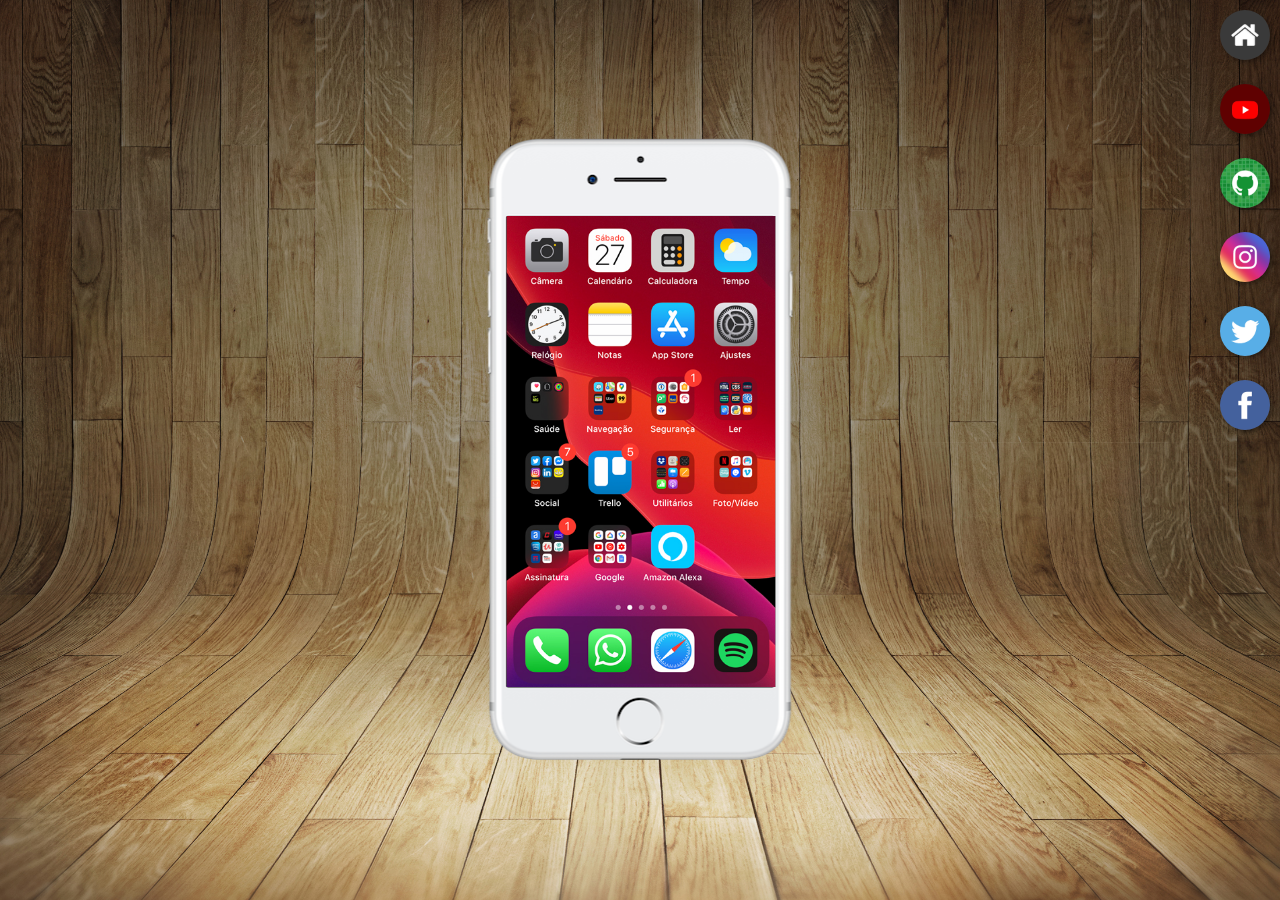
<file: index.html>
<!DOCTYPE html>
<html lang="pt-br">
<head>
    <meta charset="UTF-8">
    <meta name="viewport" content="width=device-width, initial-scale=1.0">
    <link rel="shortcut icon" href="favicon.ico" type="image/x-icon">
    <link rel="stylesheet" href="estilos/style.css">
    <title>Projeto Rede Sociais</title>
    
</head>
<body>
    <main>
        <section id="telefone">
            <iframe src="home.html" name="tela" id="tela" frameborder="0">
                Seu navegador não é compativel com isso.
            </iframe>
        </section>
        <section id="redes-sociais">
            <a href="#" target="tela"><img src="imagens/logo-home.jpg" alt="home"></a><br>
            <a href="youtube.html" target="tela"><img src="imagens/logo-youtube.jpg" alt="YouTube"></a><br>
            <a href="github.html" target="tela"><img src="imagens/logo-github.jpg" alt="GitHub"></a><br>
            <a href="instagram.html" target="tela"><img src="imagens/logo-instagram.jpg" alt="Instagram"></a><br>
            <a href="twitter.html" target="tela"><img src="imagens/logo-twitter.jpg" alt="Twitter"></a><br>
            <a href="facebook.html" target="tela"><img src="imagens/logo-facebook.jpg" alt="Facebook"></a><br>

        </section>
    </main>
</body>
</html>
</file>
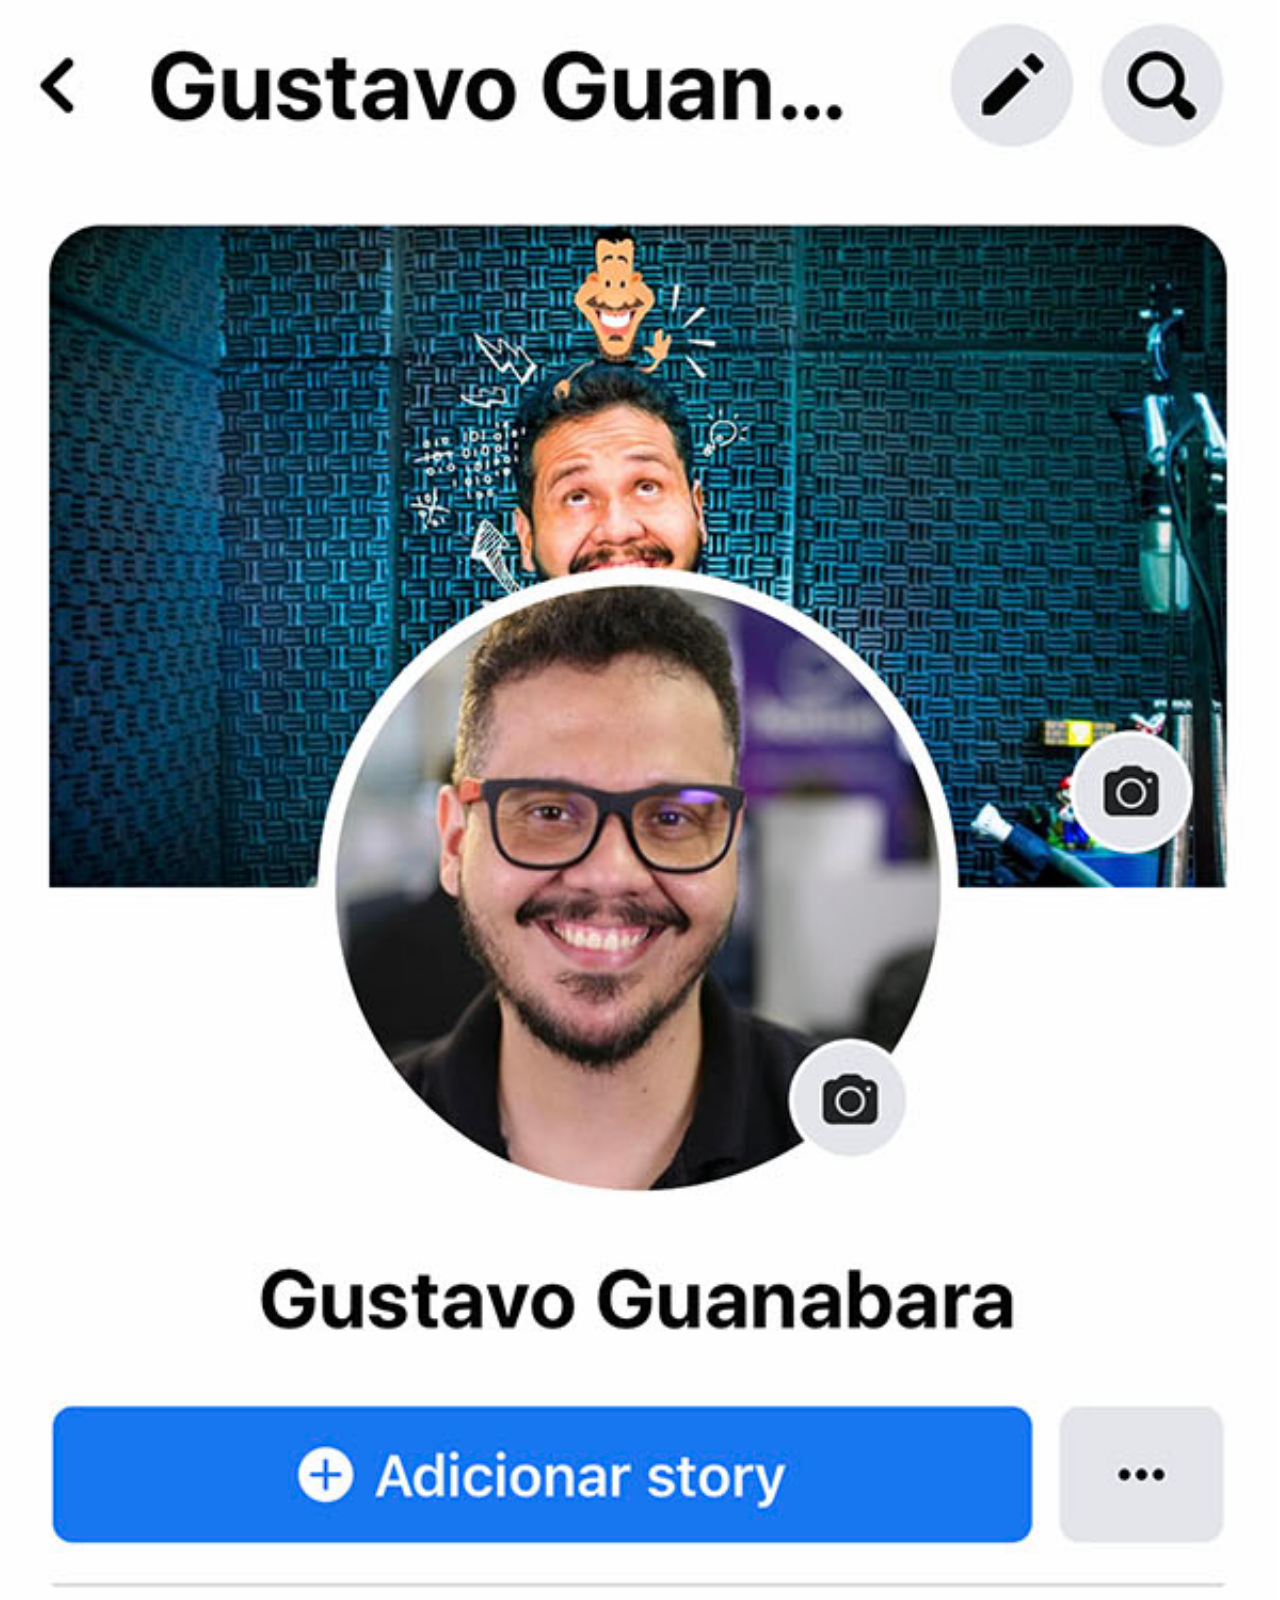
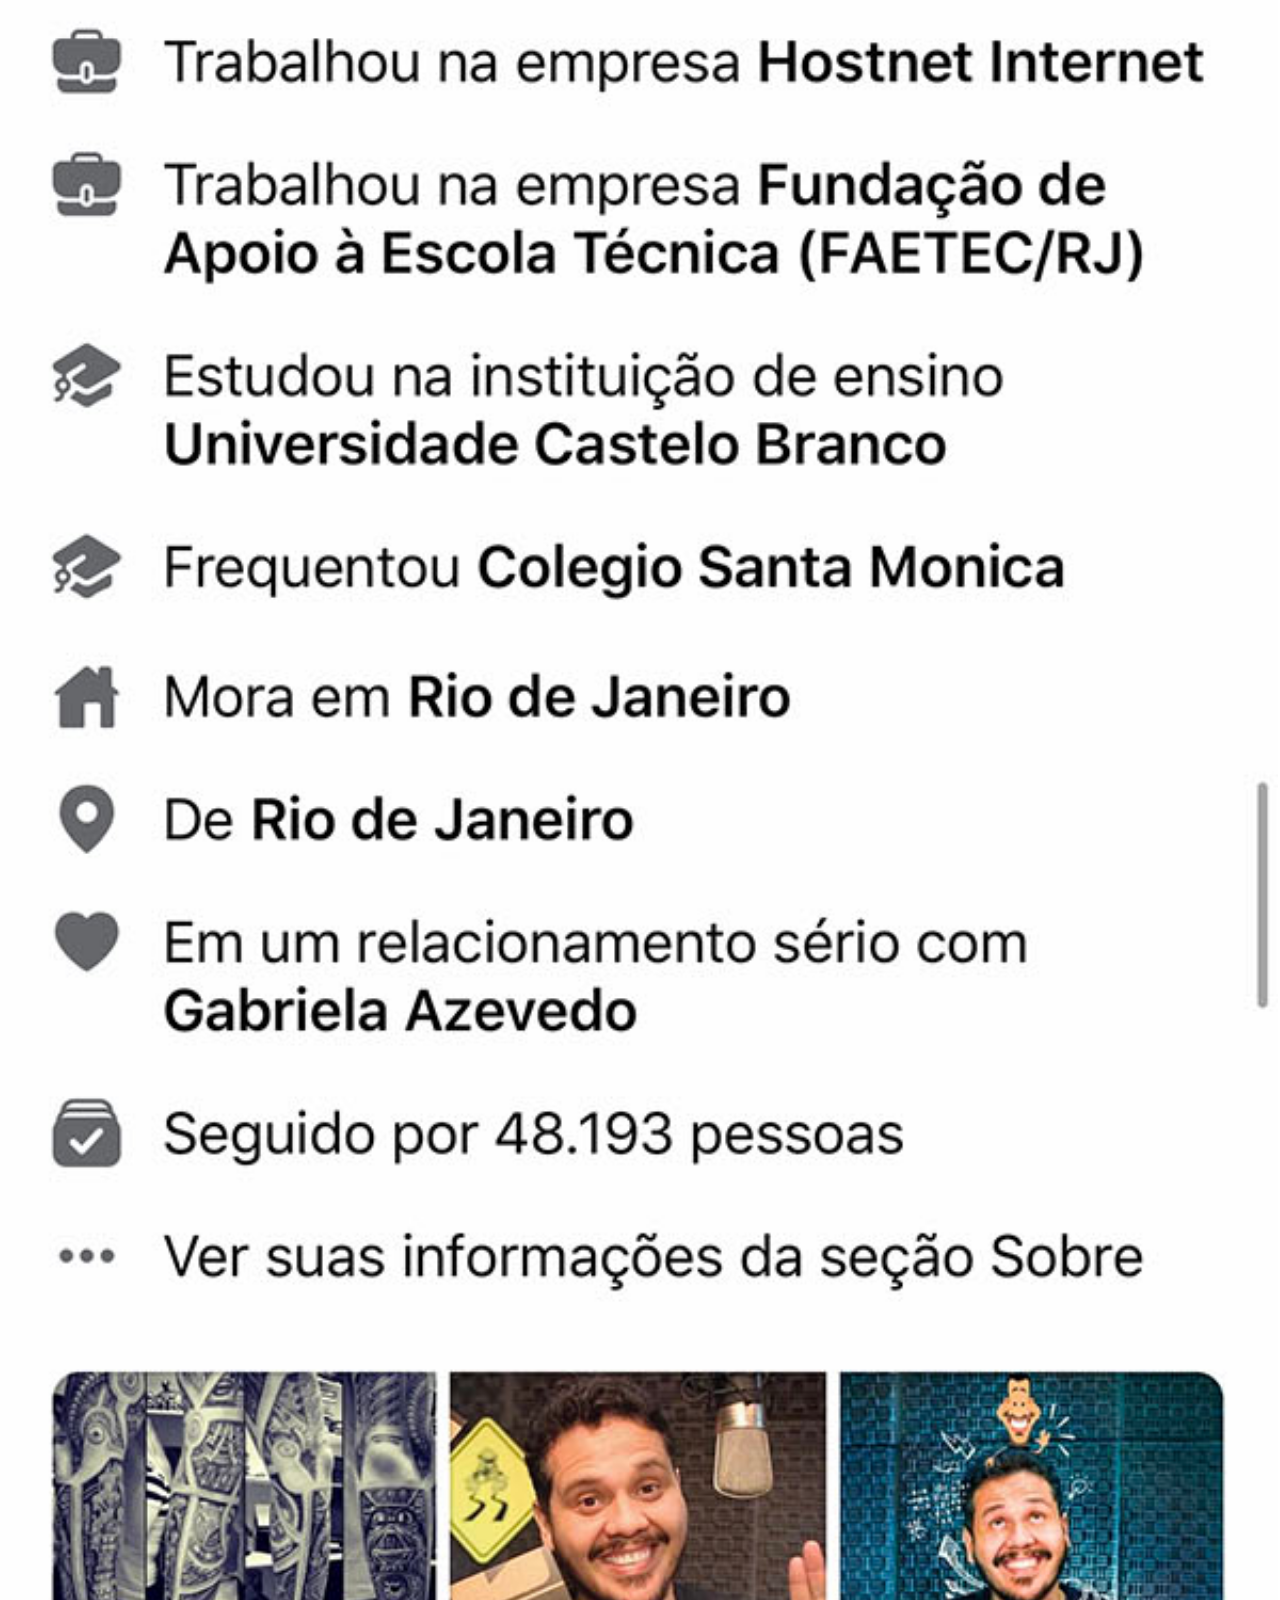
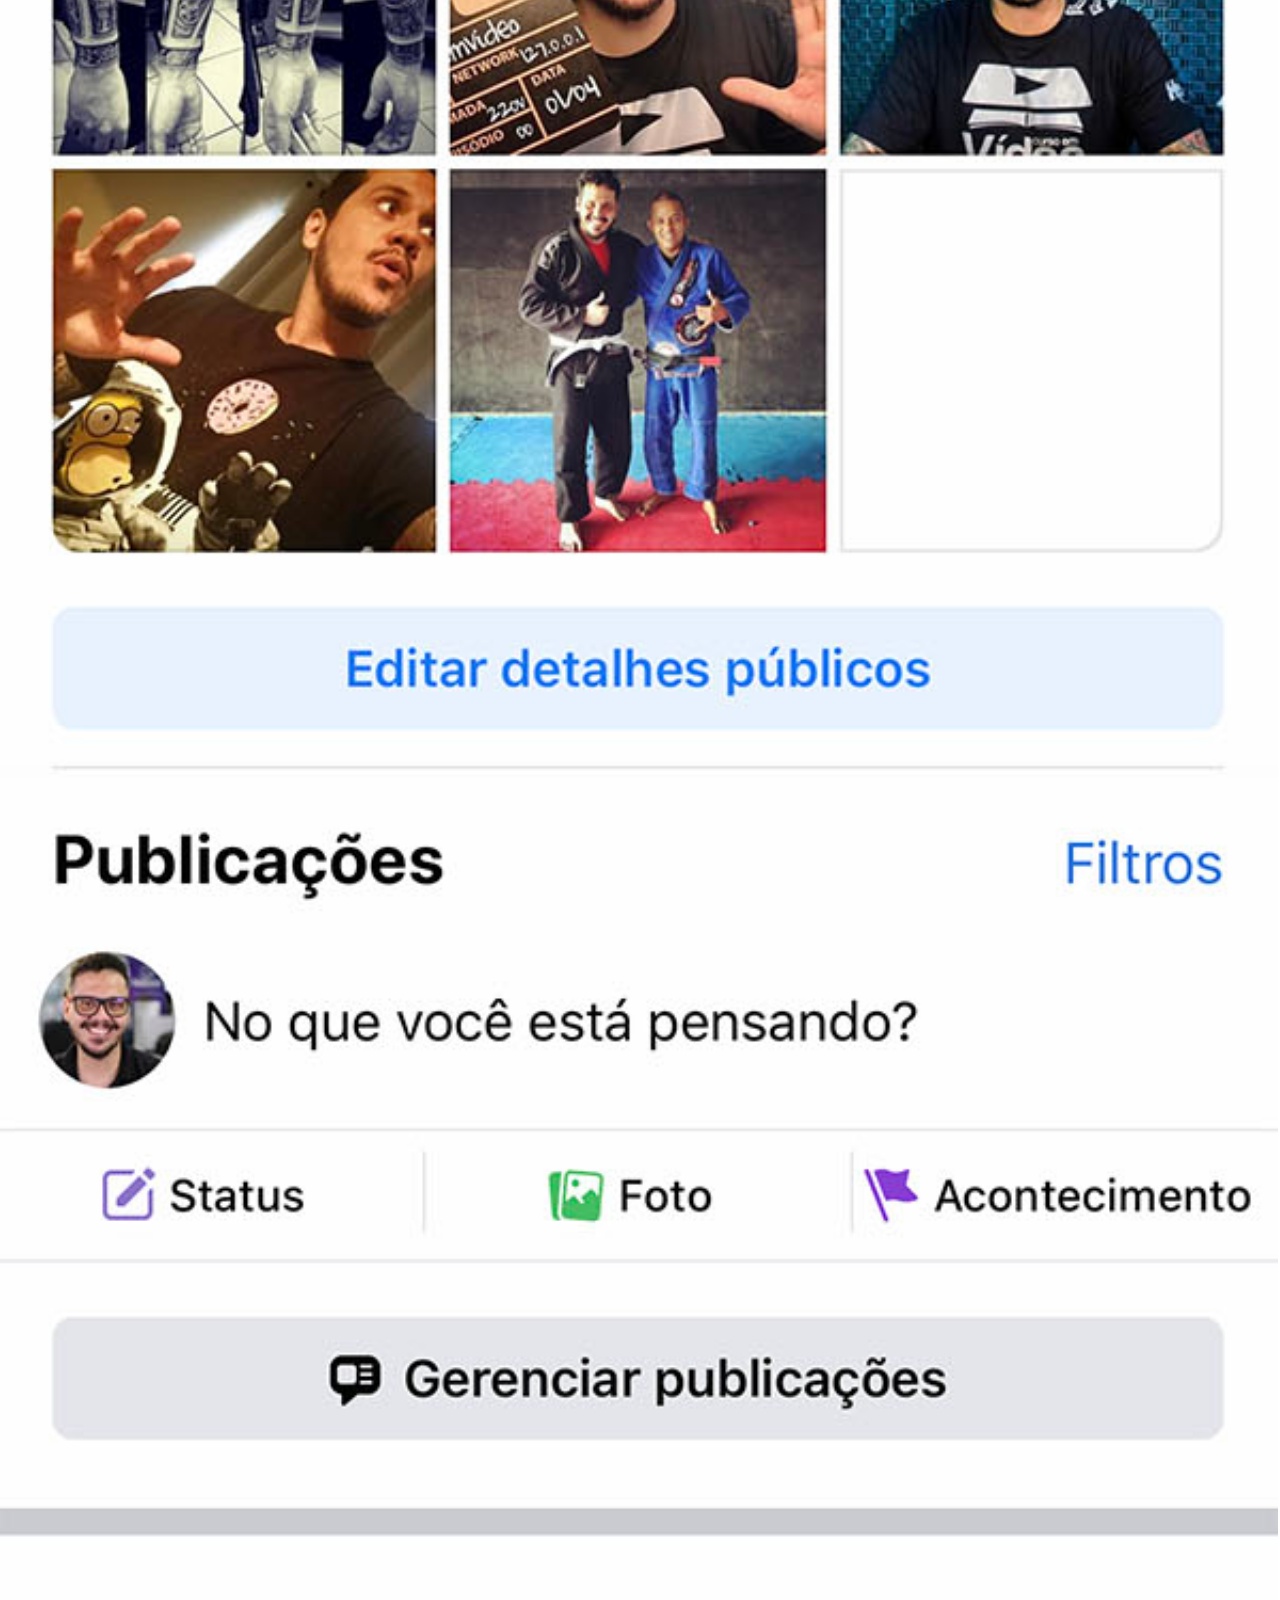
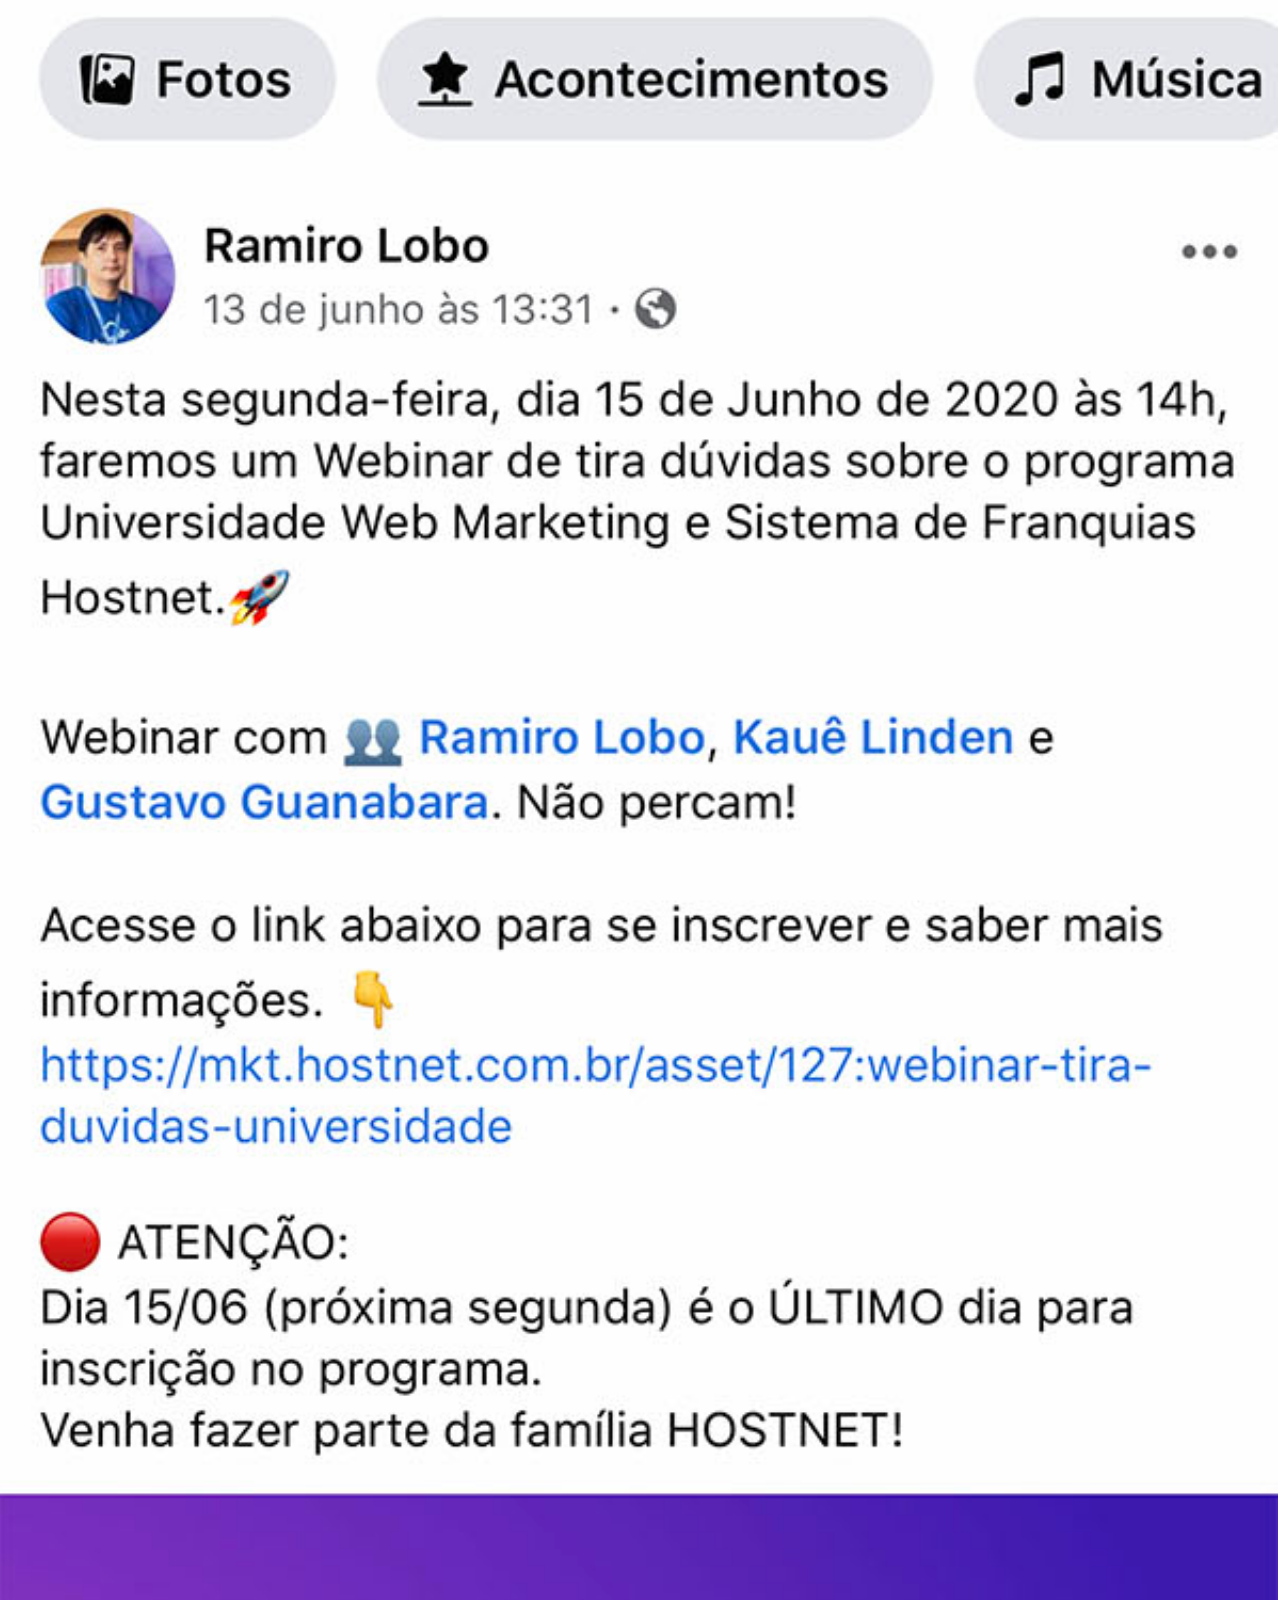
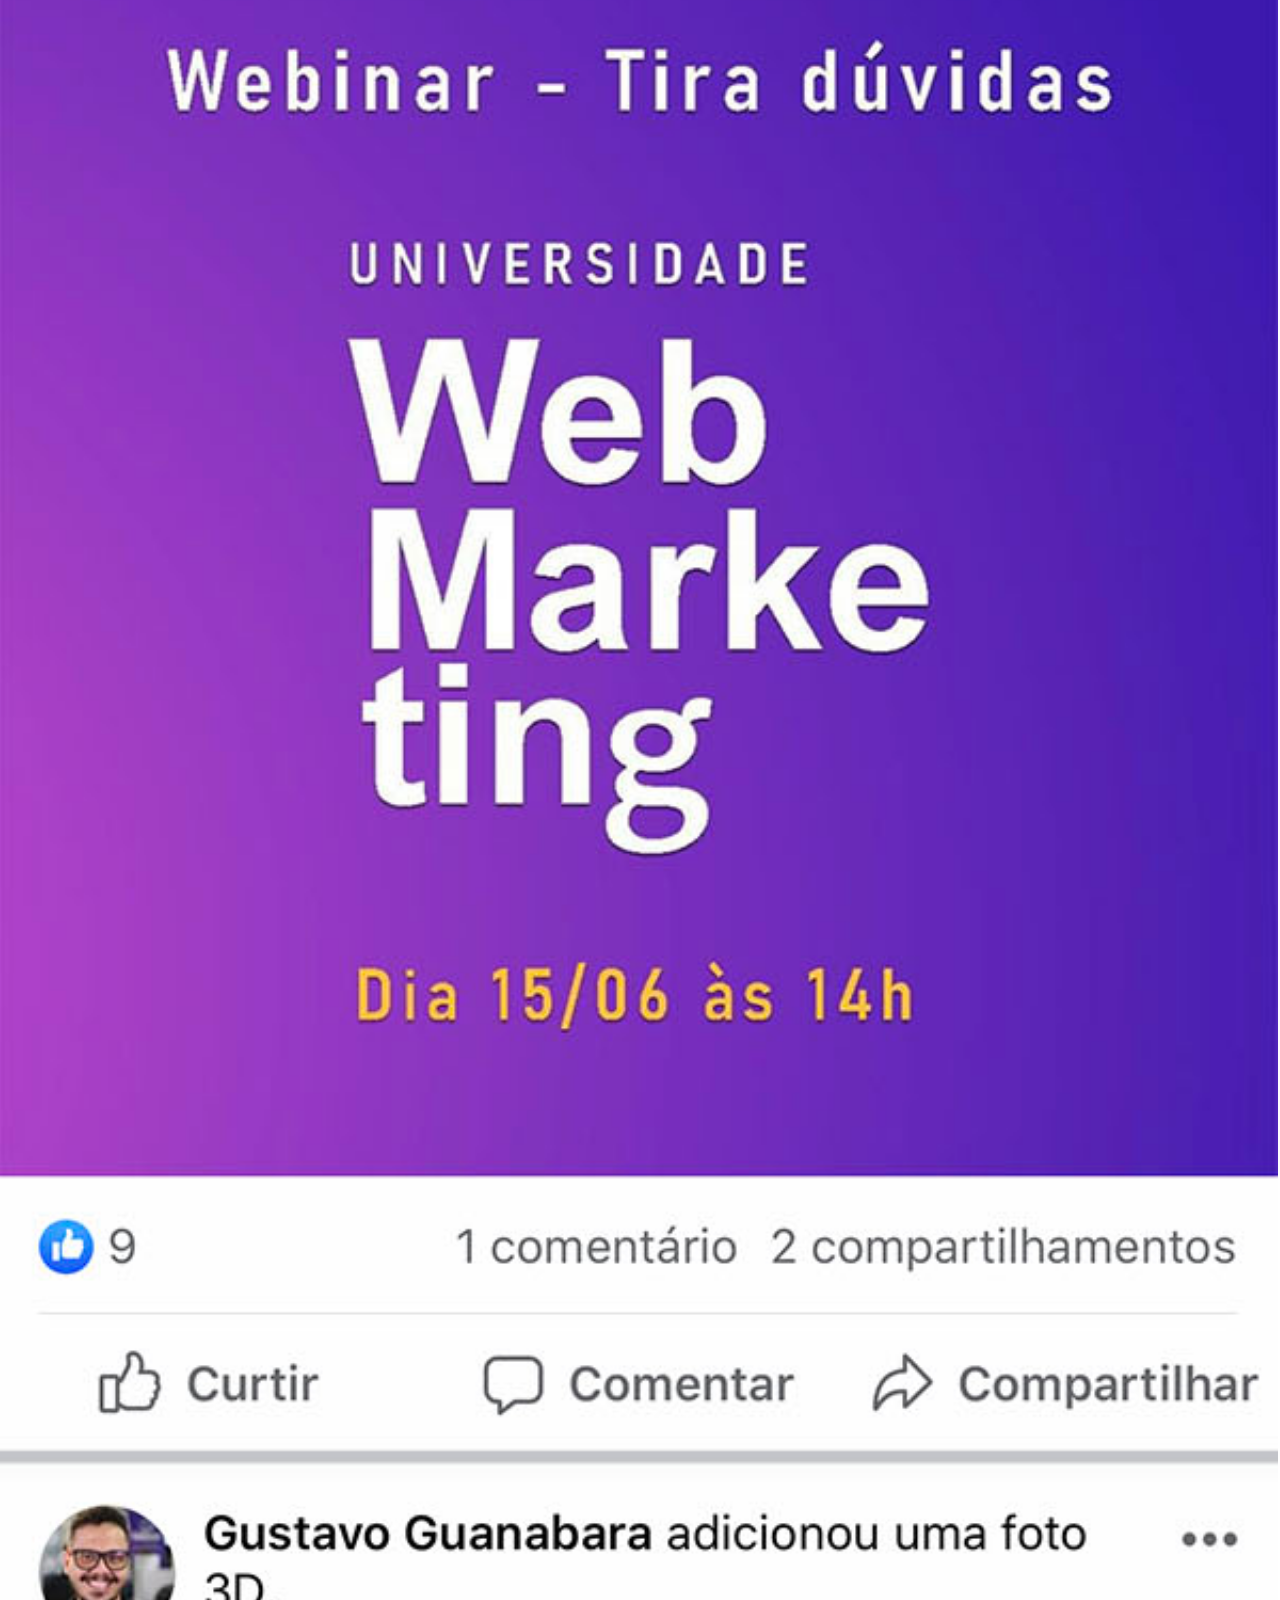
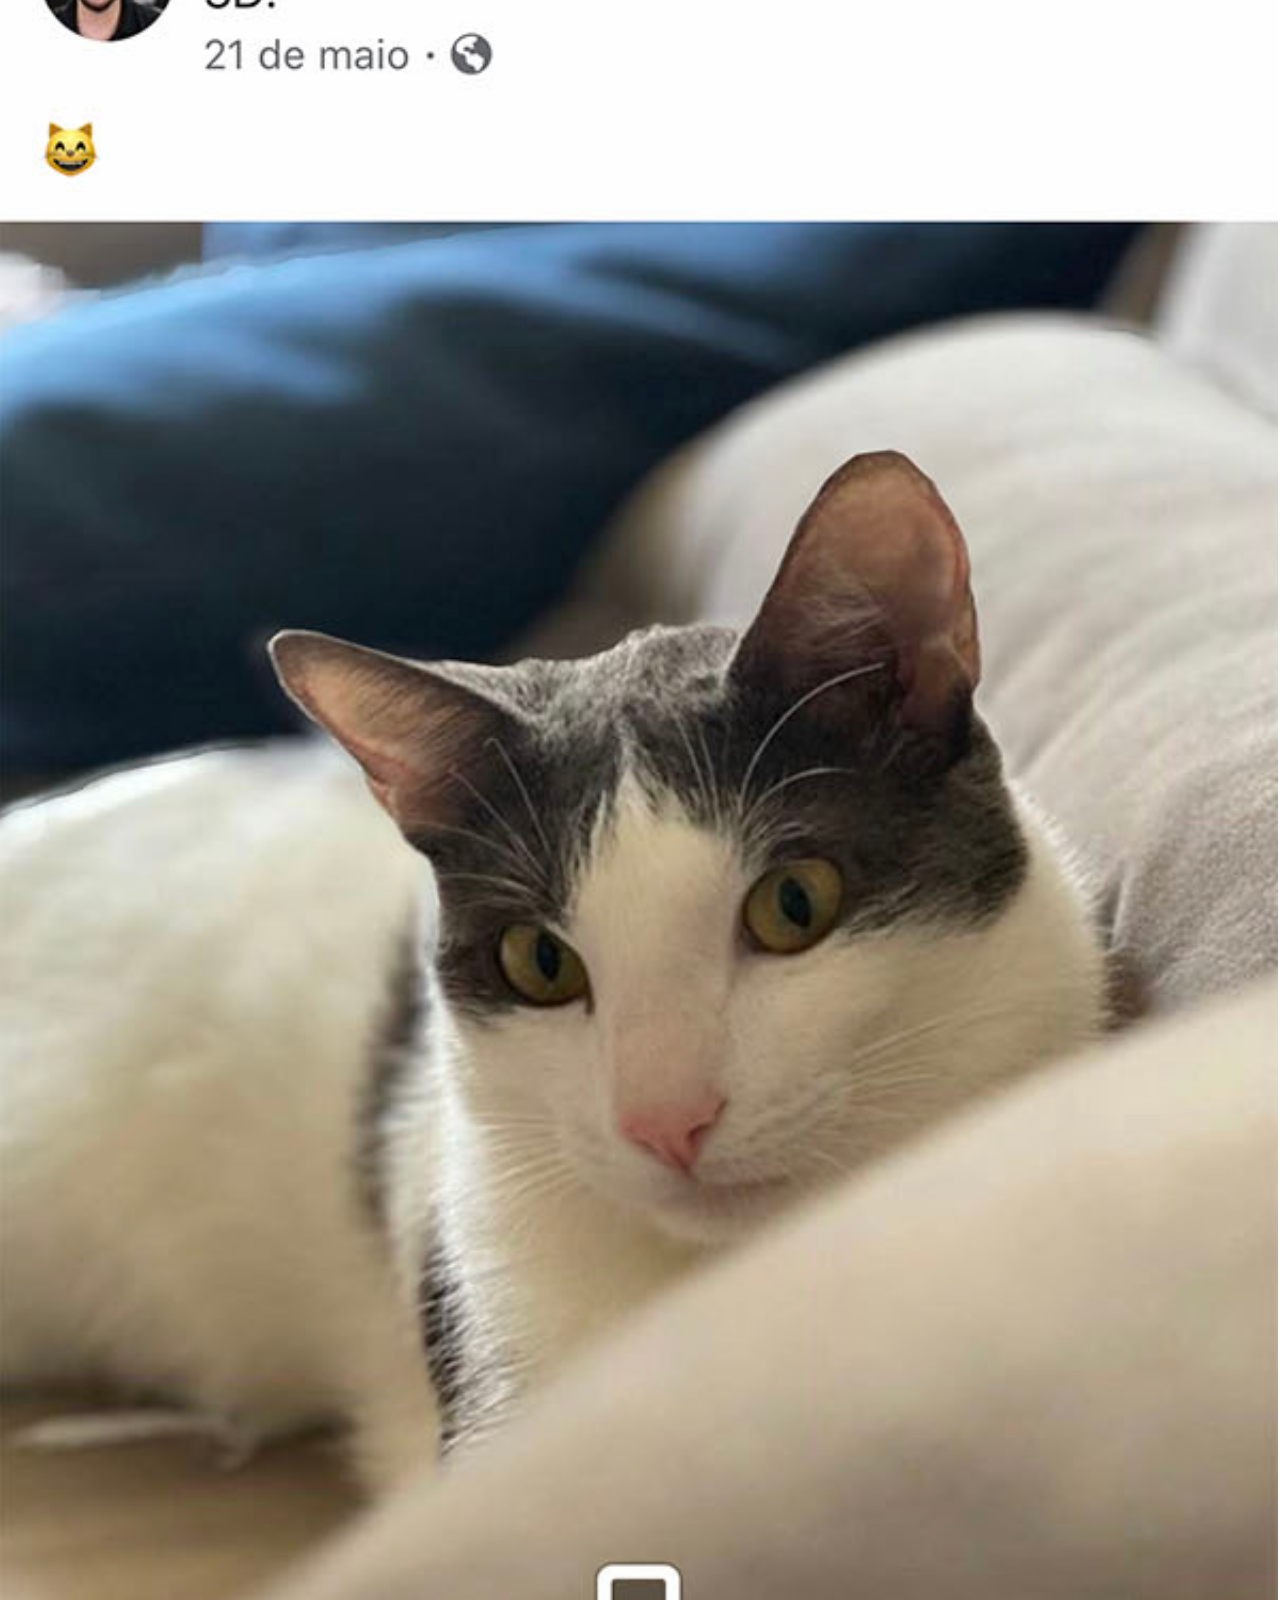
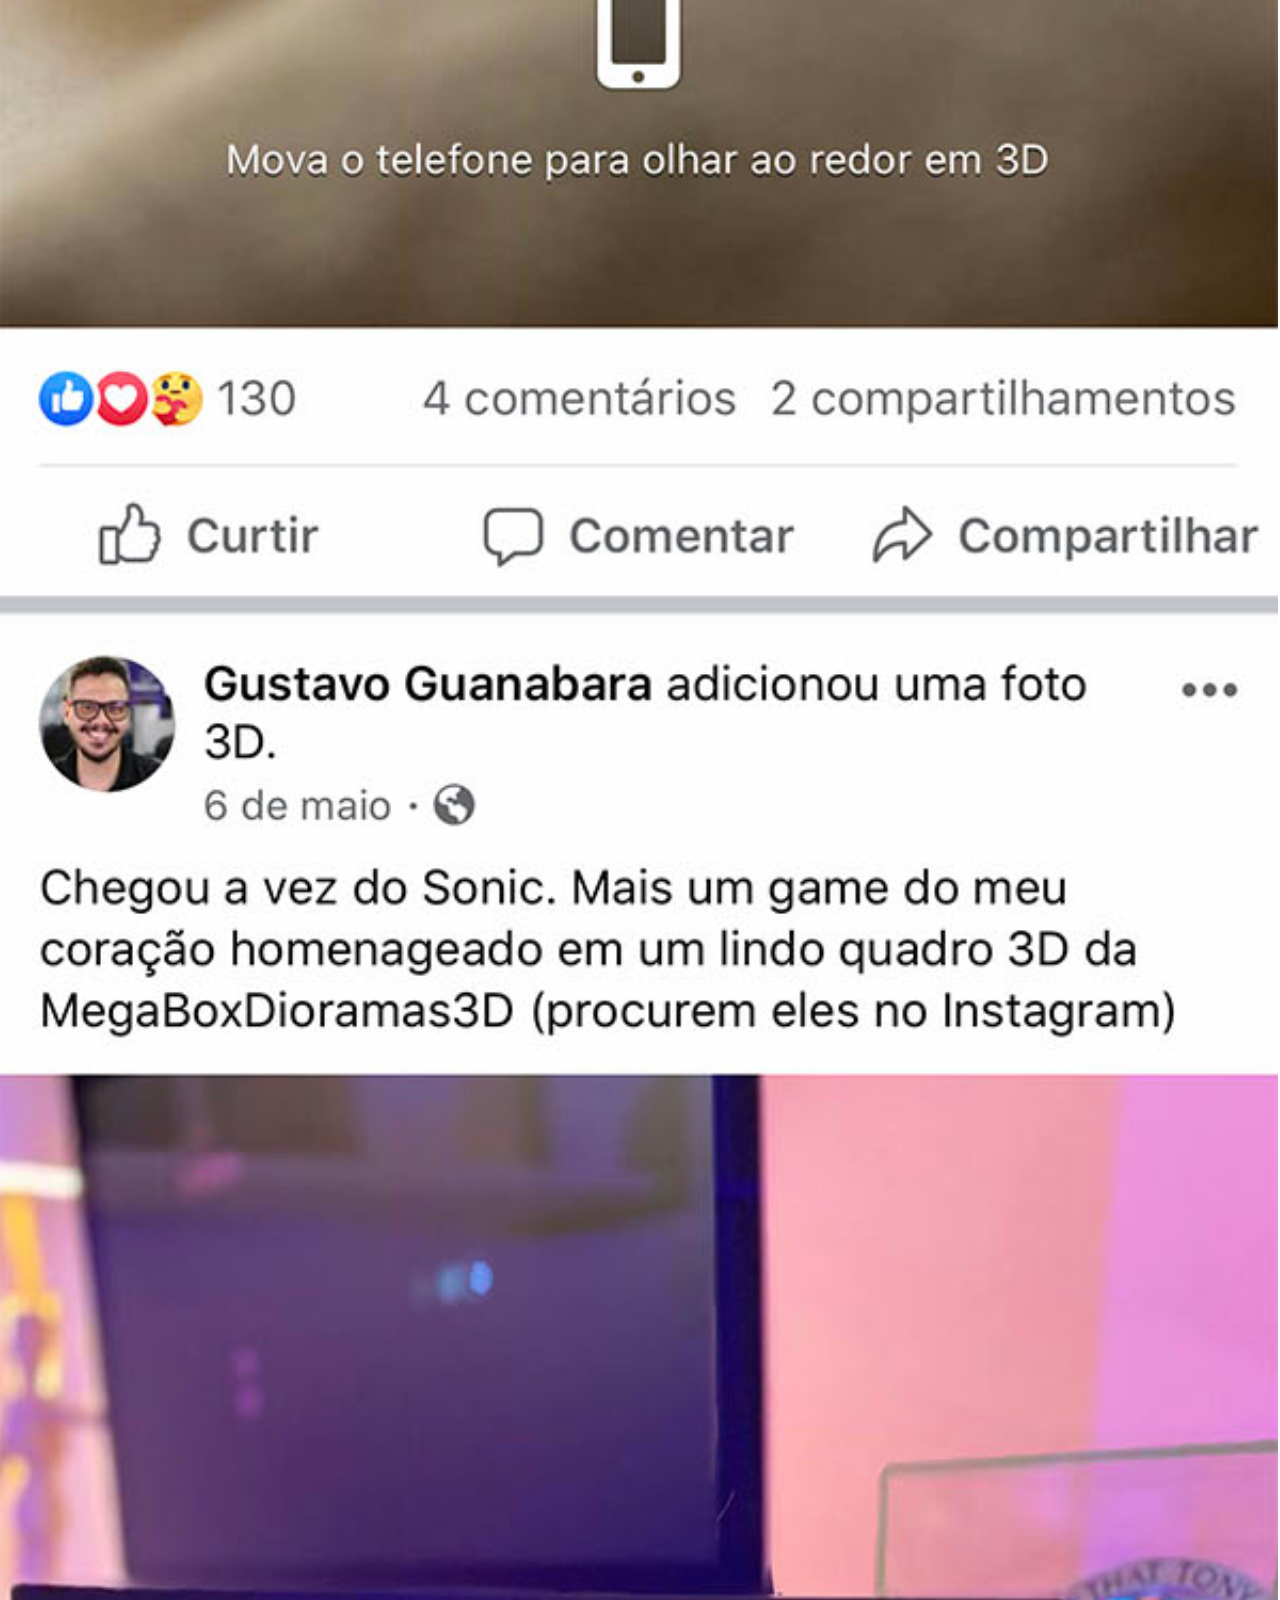
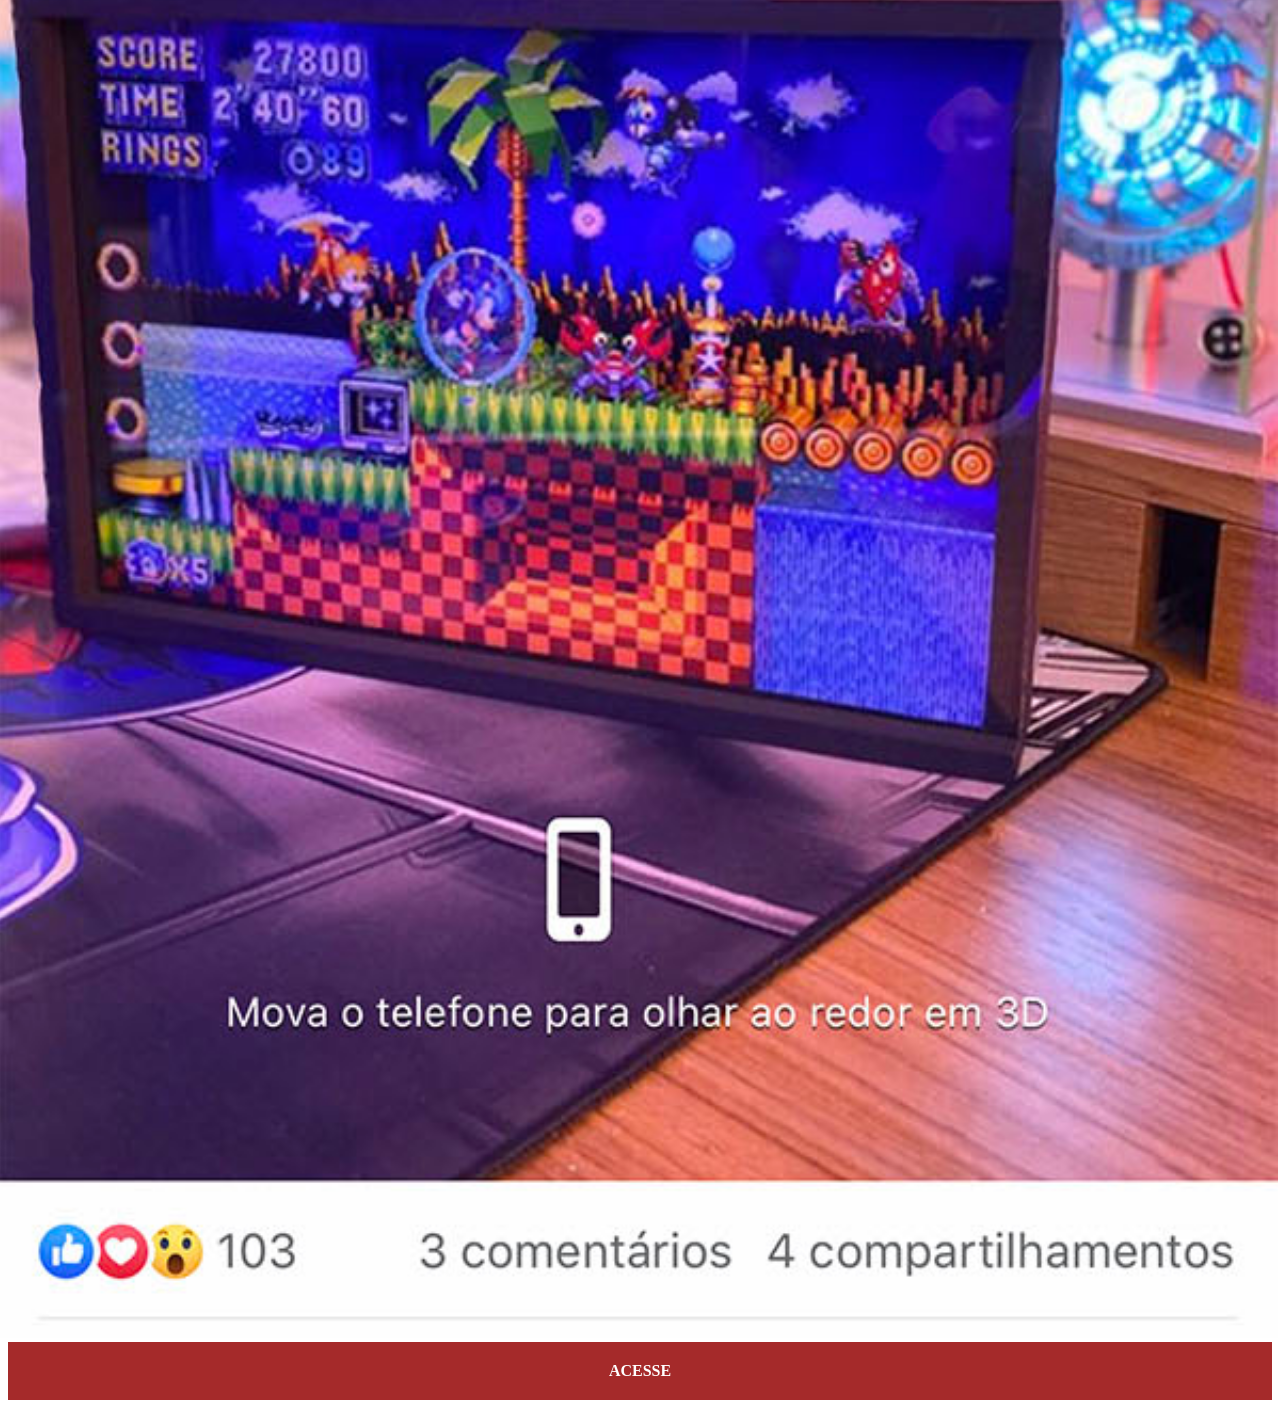
<file: facebook.html>
<!DOCTYPE html>
<html lang="pt-br">
<head>
    <meta charset="UTF-8">
    <meta name="viewport" content="width=device-width, initial-scale=1.0">
    <title>Facebook</title>
    <link rel="stylesheet" href="estilos/social.css">
</head>
<body>
    <img src="imagens/tela-facebook.jpg" alt="Facebook">
    <a href="https://www.facebook.com/" target="_blank">ACESSE</a>
</body>
</html>
</file>
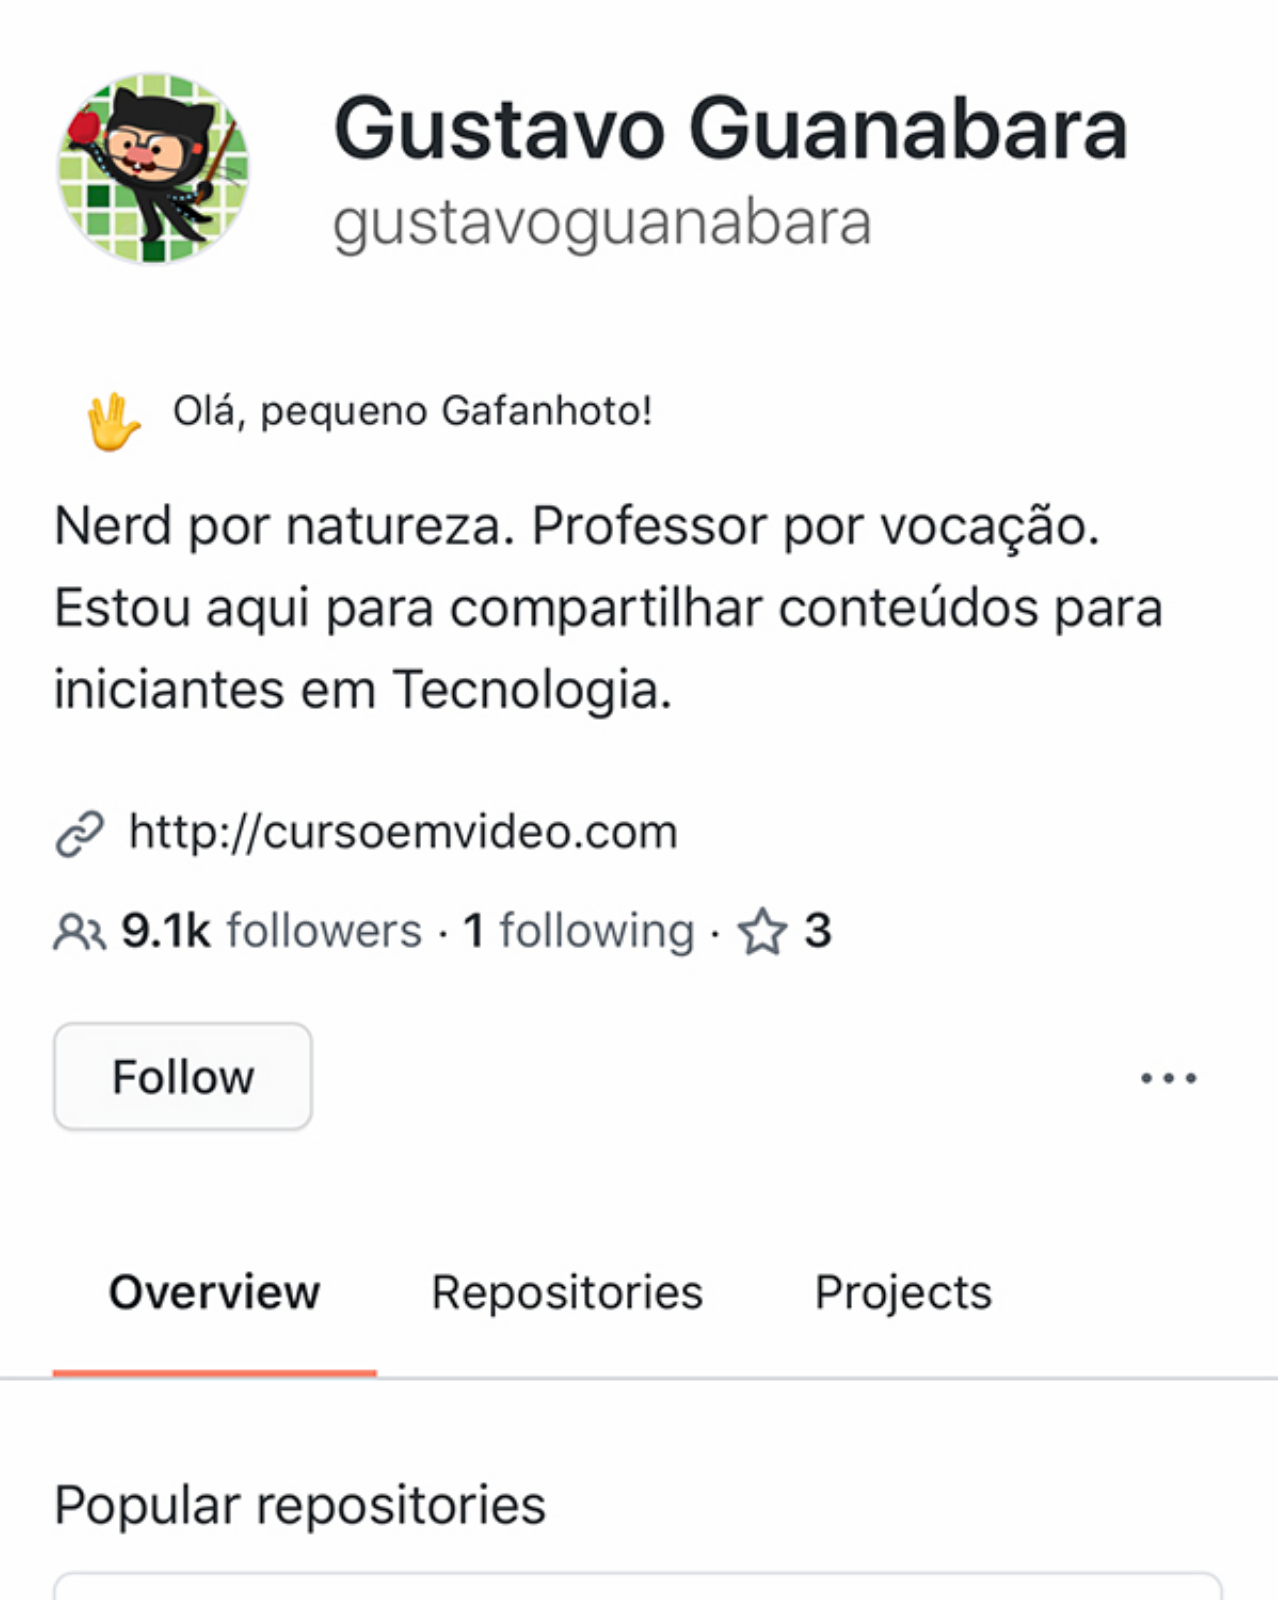
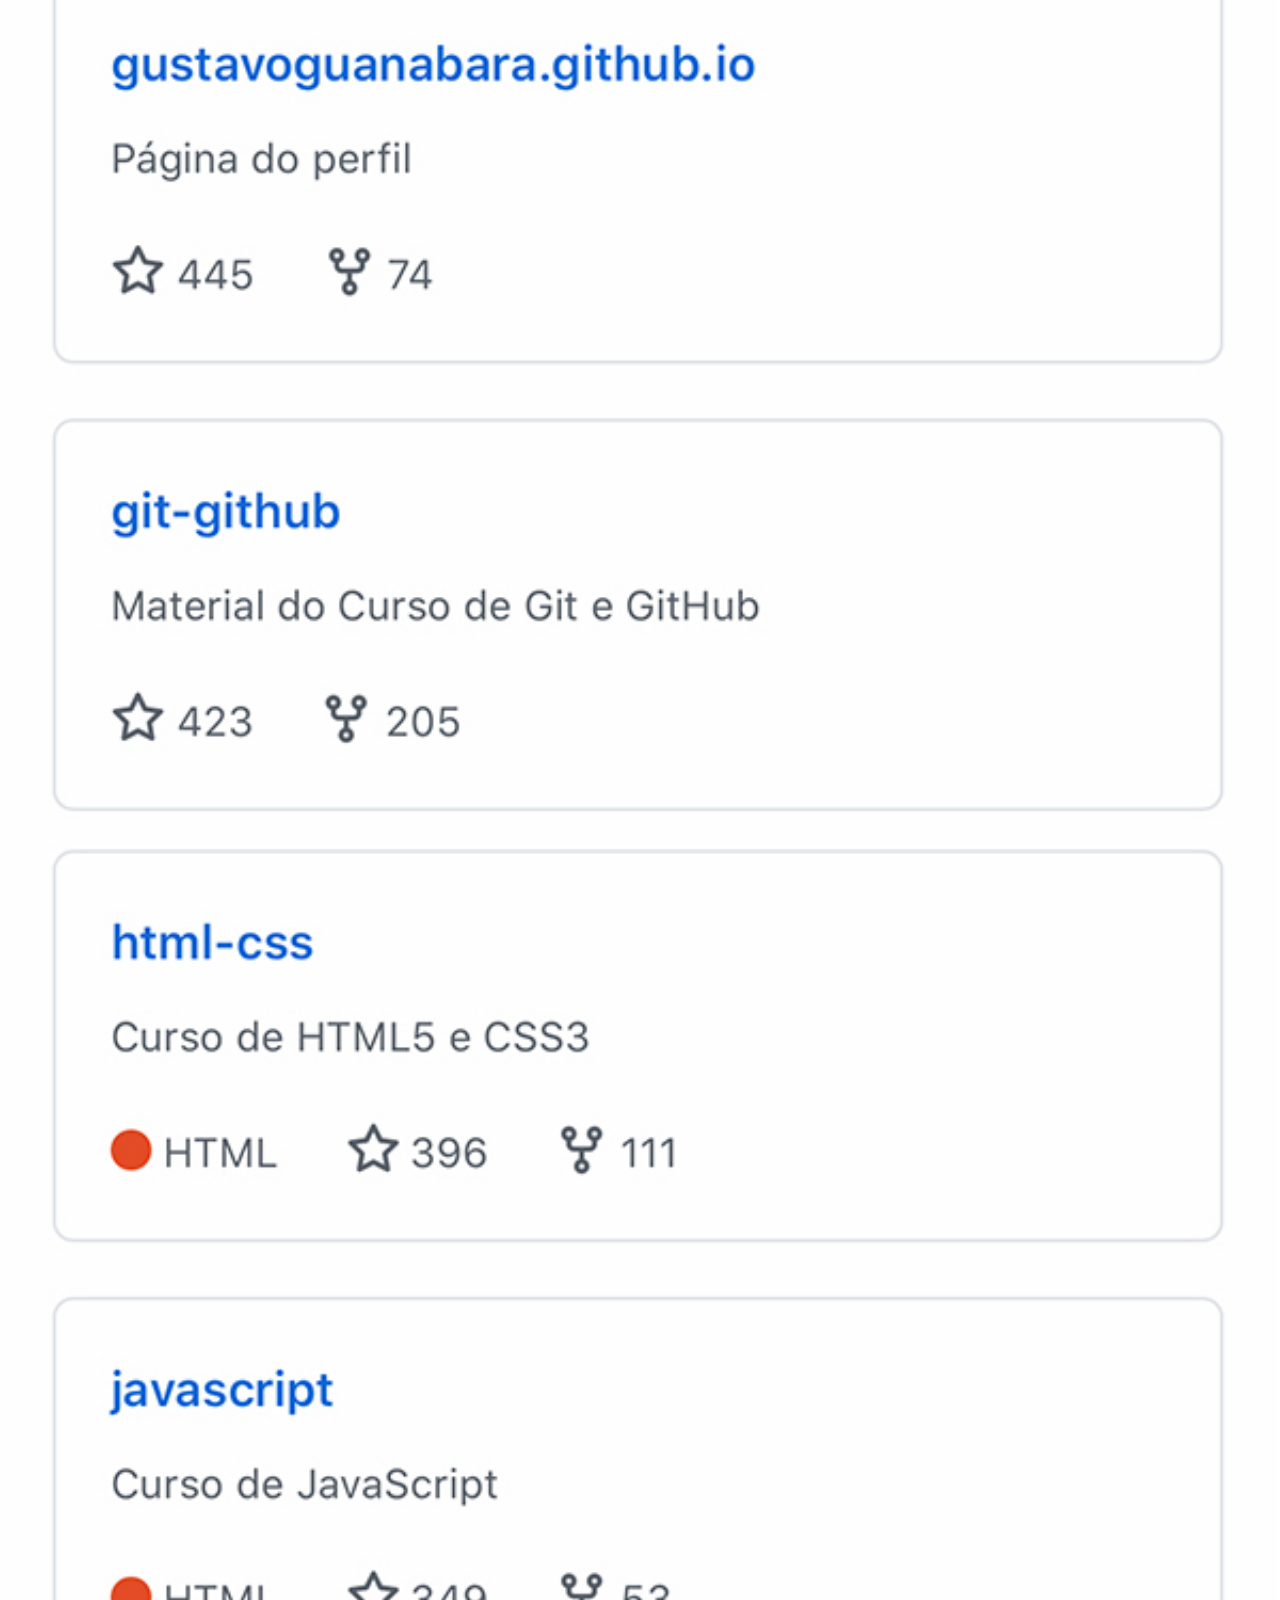
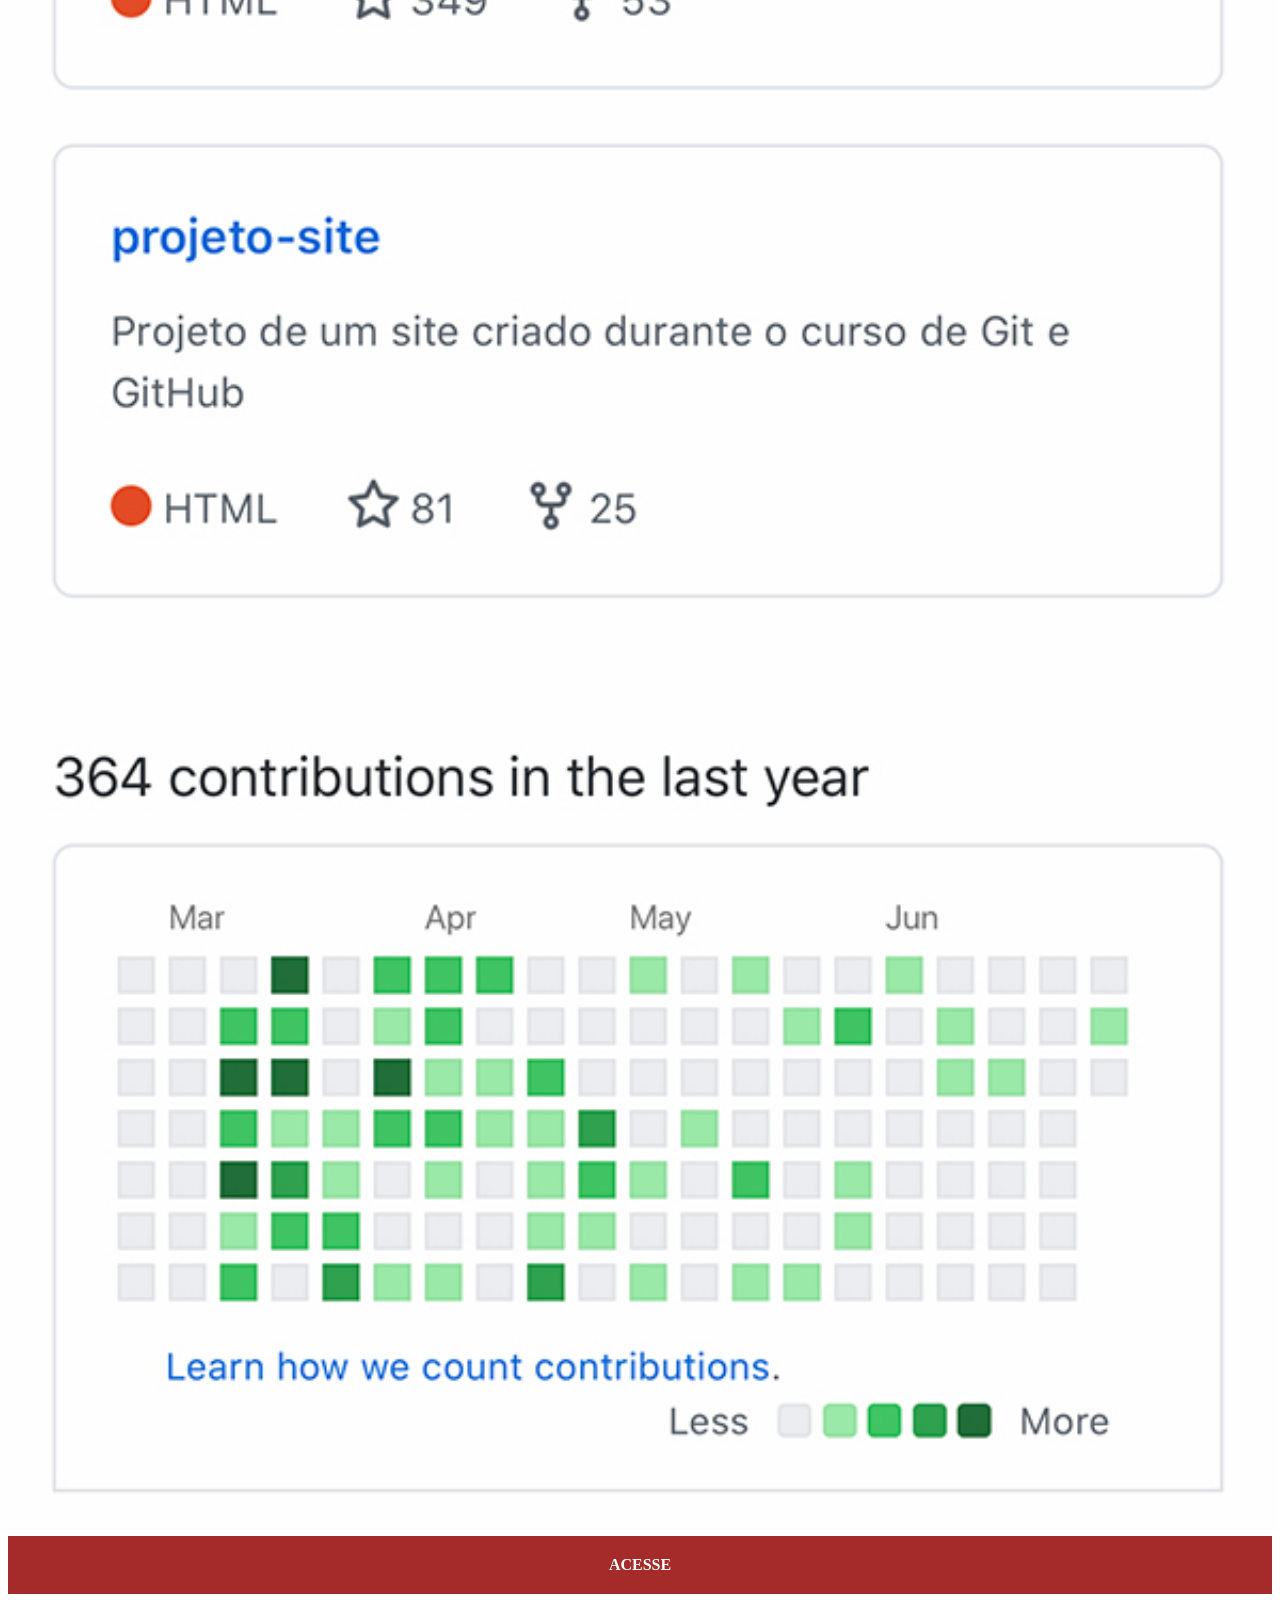
<file: github.html>
<!DOCTYPE html>
<html lang="pt-br">
<head>
    <meta charset="UTF-8">
    <meta name="viewport" content="width=device-width, initial-scale=1.0">
    <title>GitHub</title>
    <link rel="stylesheet" href="estilos/social.css">
</head>
<body>
    <img src="imagens/tela-github.jpg" alt="GitHub">
    <a href="https://github.com/" target="_blank">ACESSE</a>
</body>
</html>
</file>
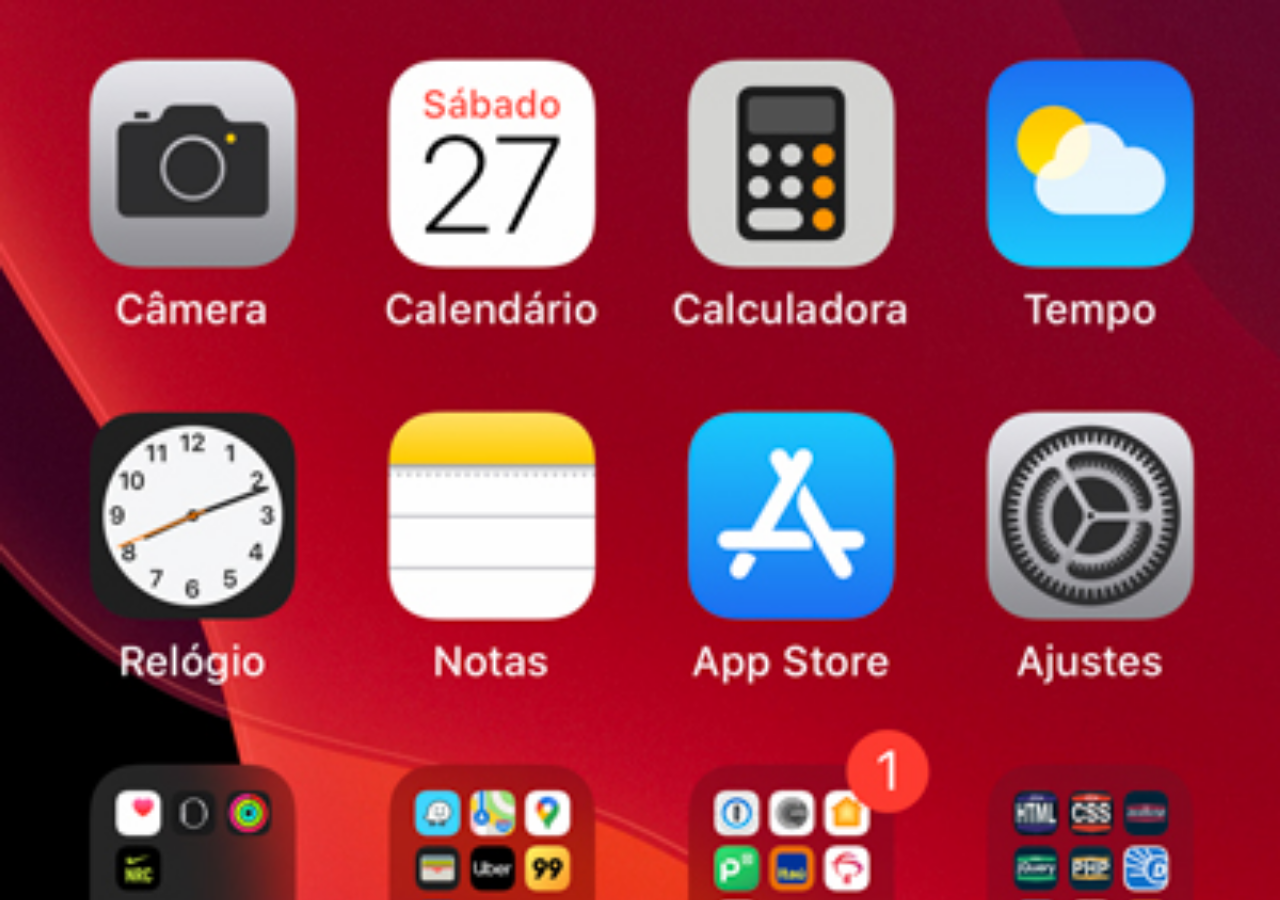
<file: home.html>
<!DOCTYPE html>
<html lang="pt-br">
<head>
    <meta charset="UTF-8">
    <meta name="viewport" content="width=device-width, initial-scale=1.0">
    <title>Home</title>
    <style>
        *{
            margin: 0px;
            padding: 0px;
        }
        body {
            width: 100vw;
            height: 100vh;
            
            background: black url('imagens/tela-home.jpg') no-repeat top center;

            background-size: cover;
            

        }
    </style>
</head>
<body>
    
</body>
</html>
</file>
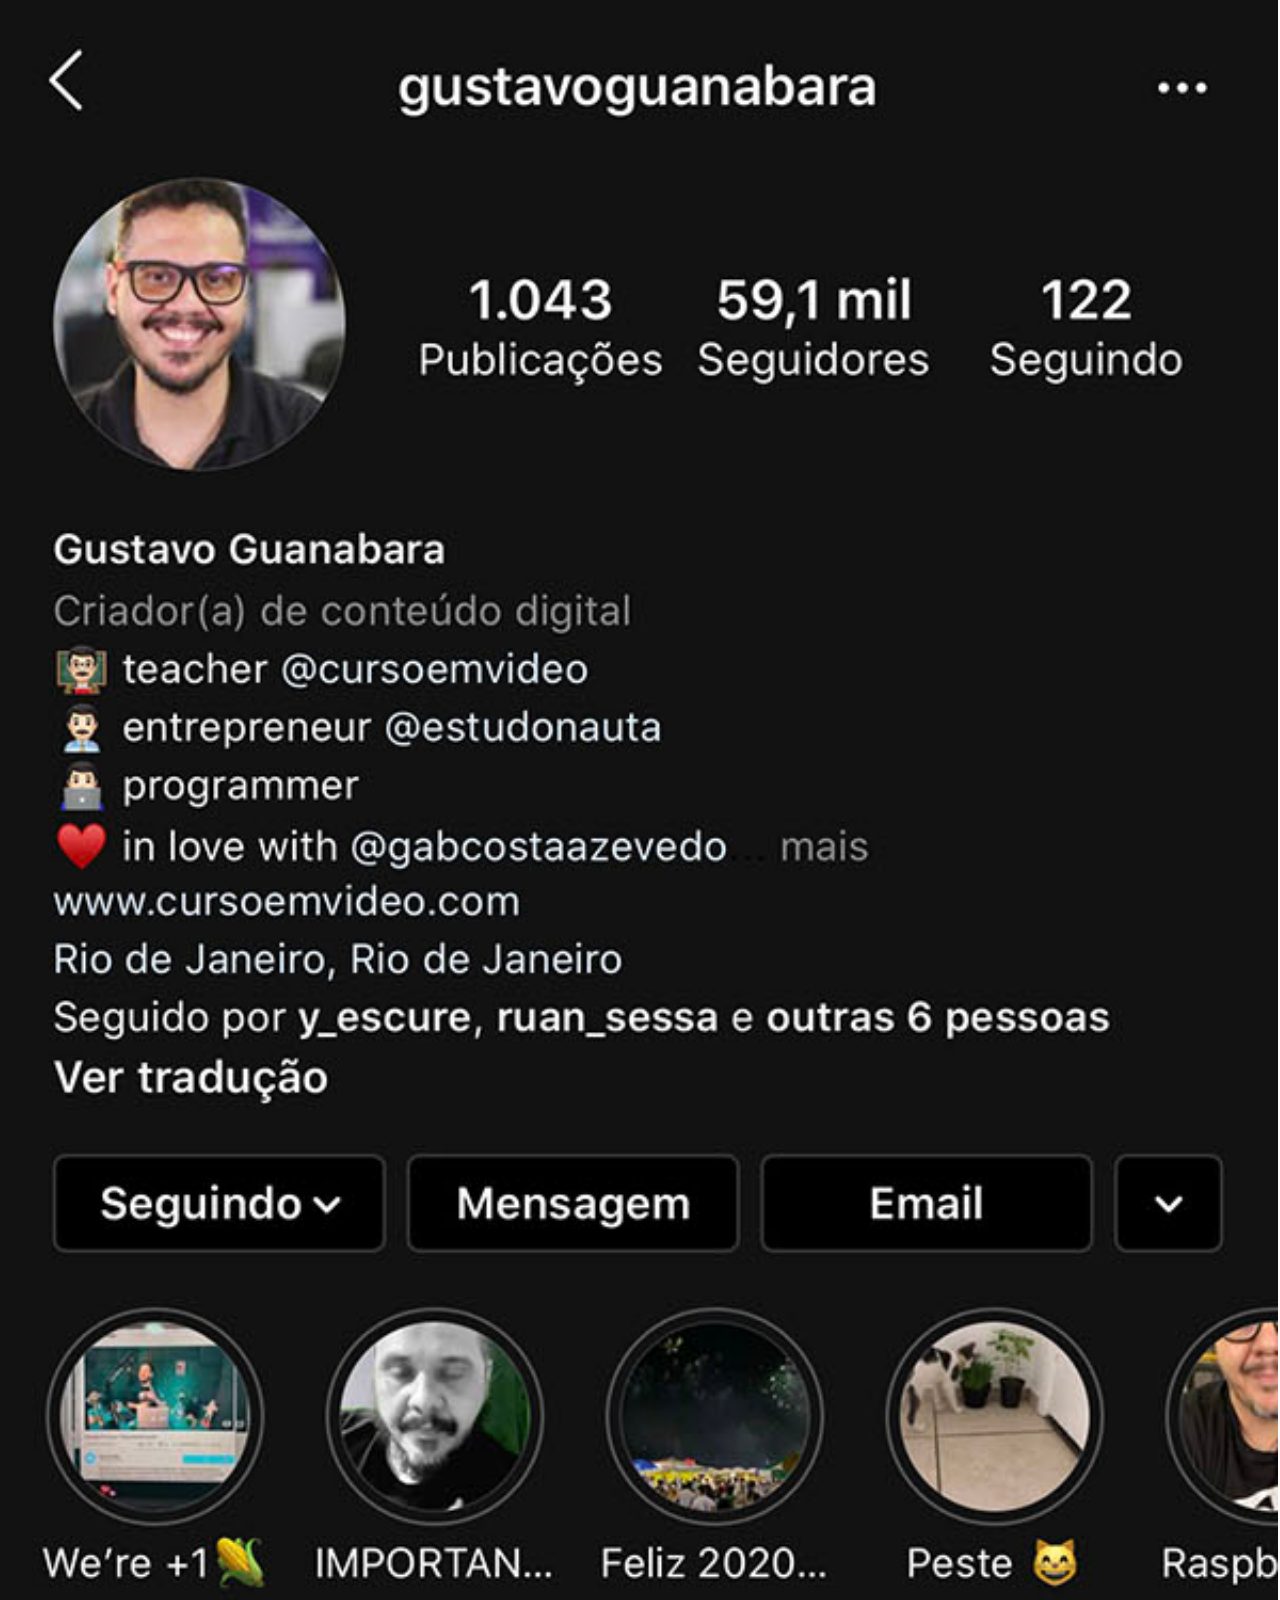
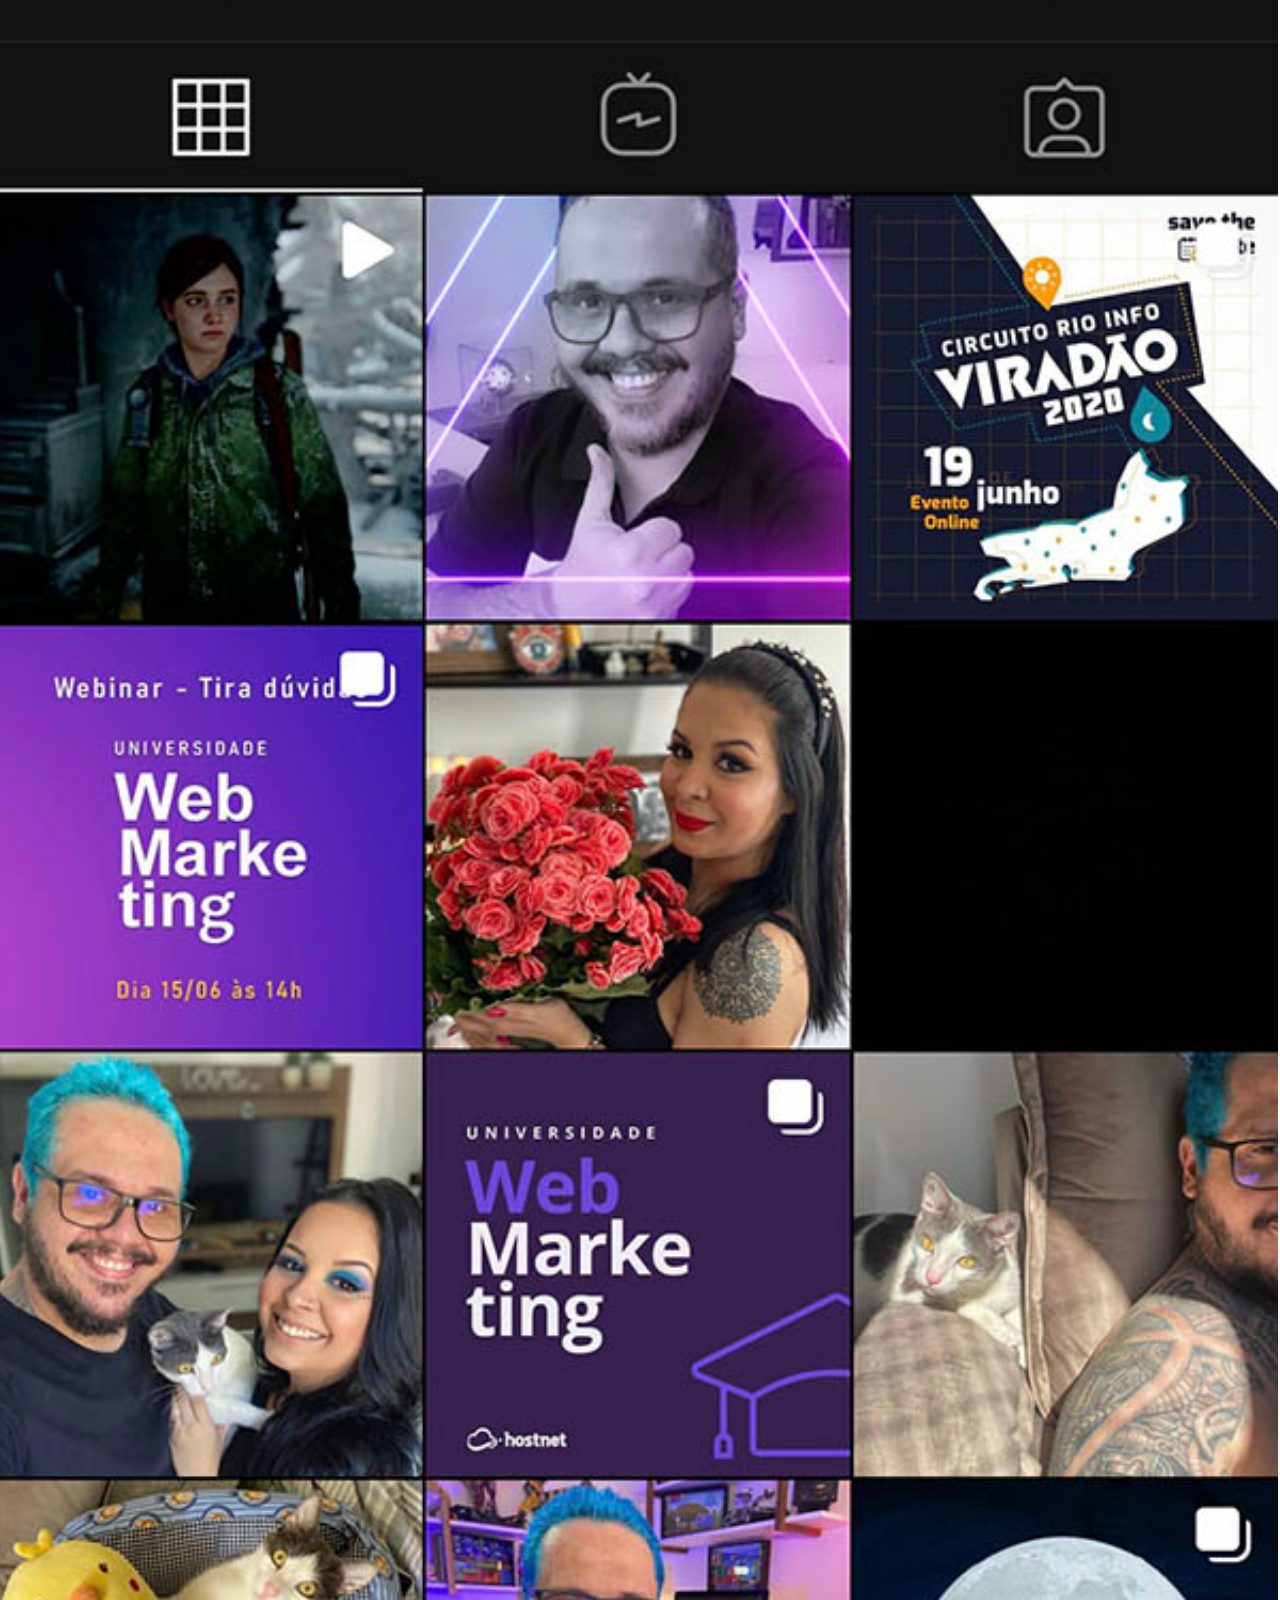
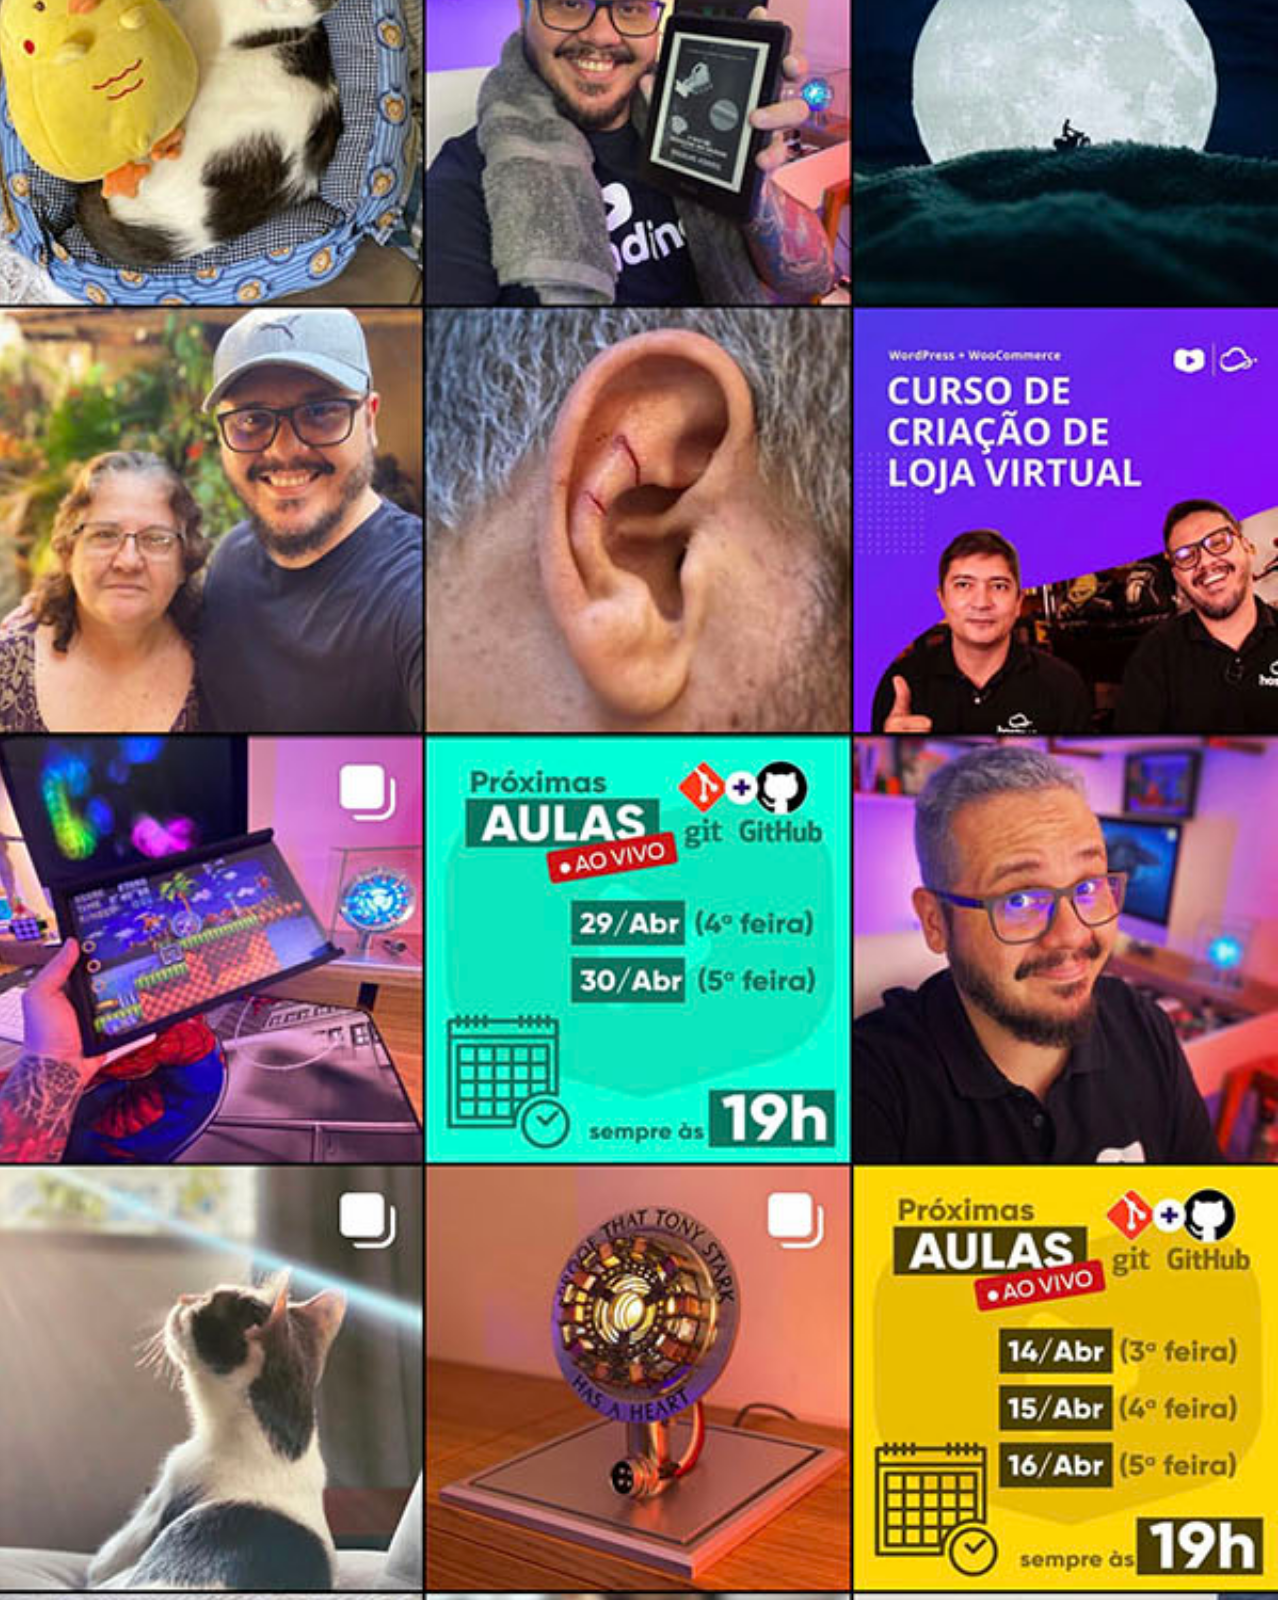
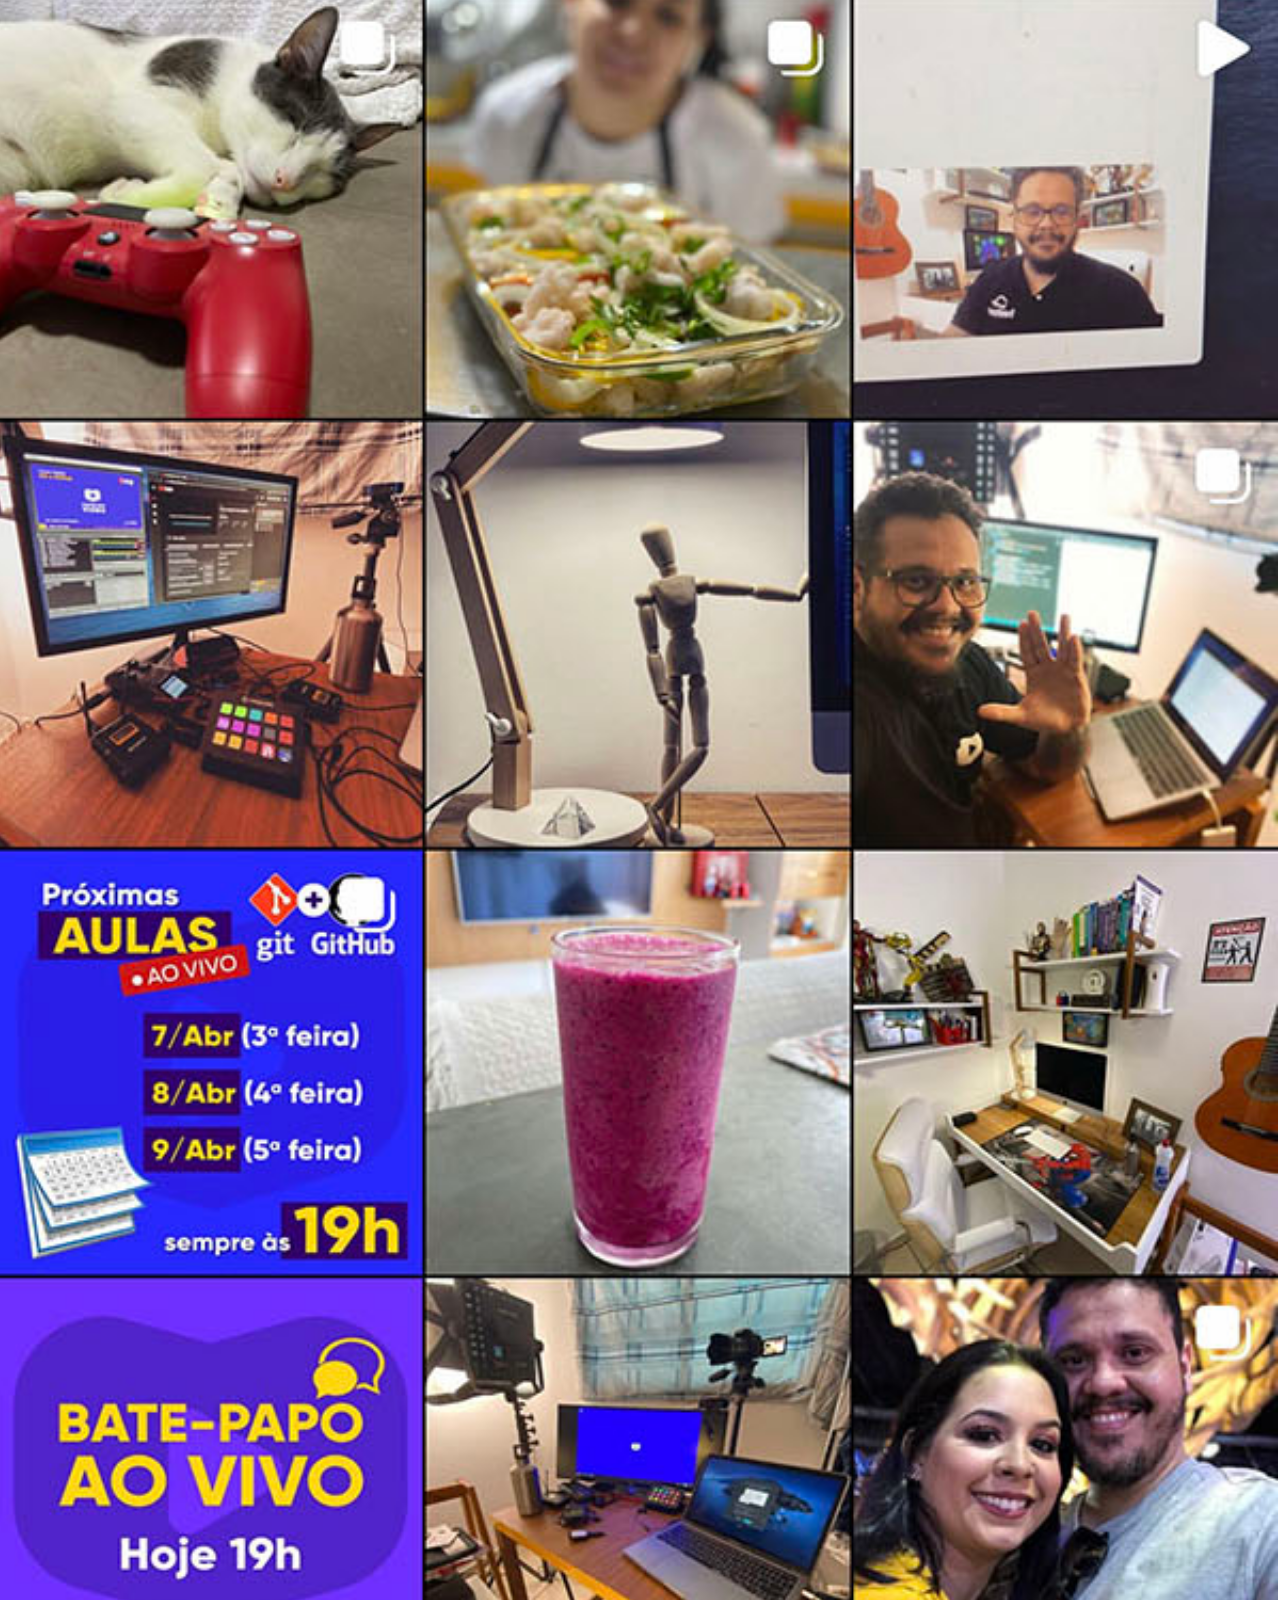
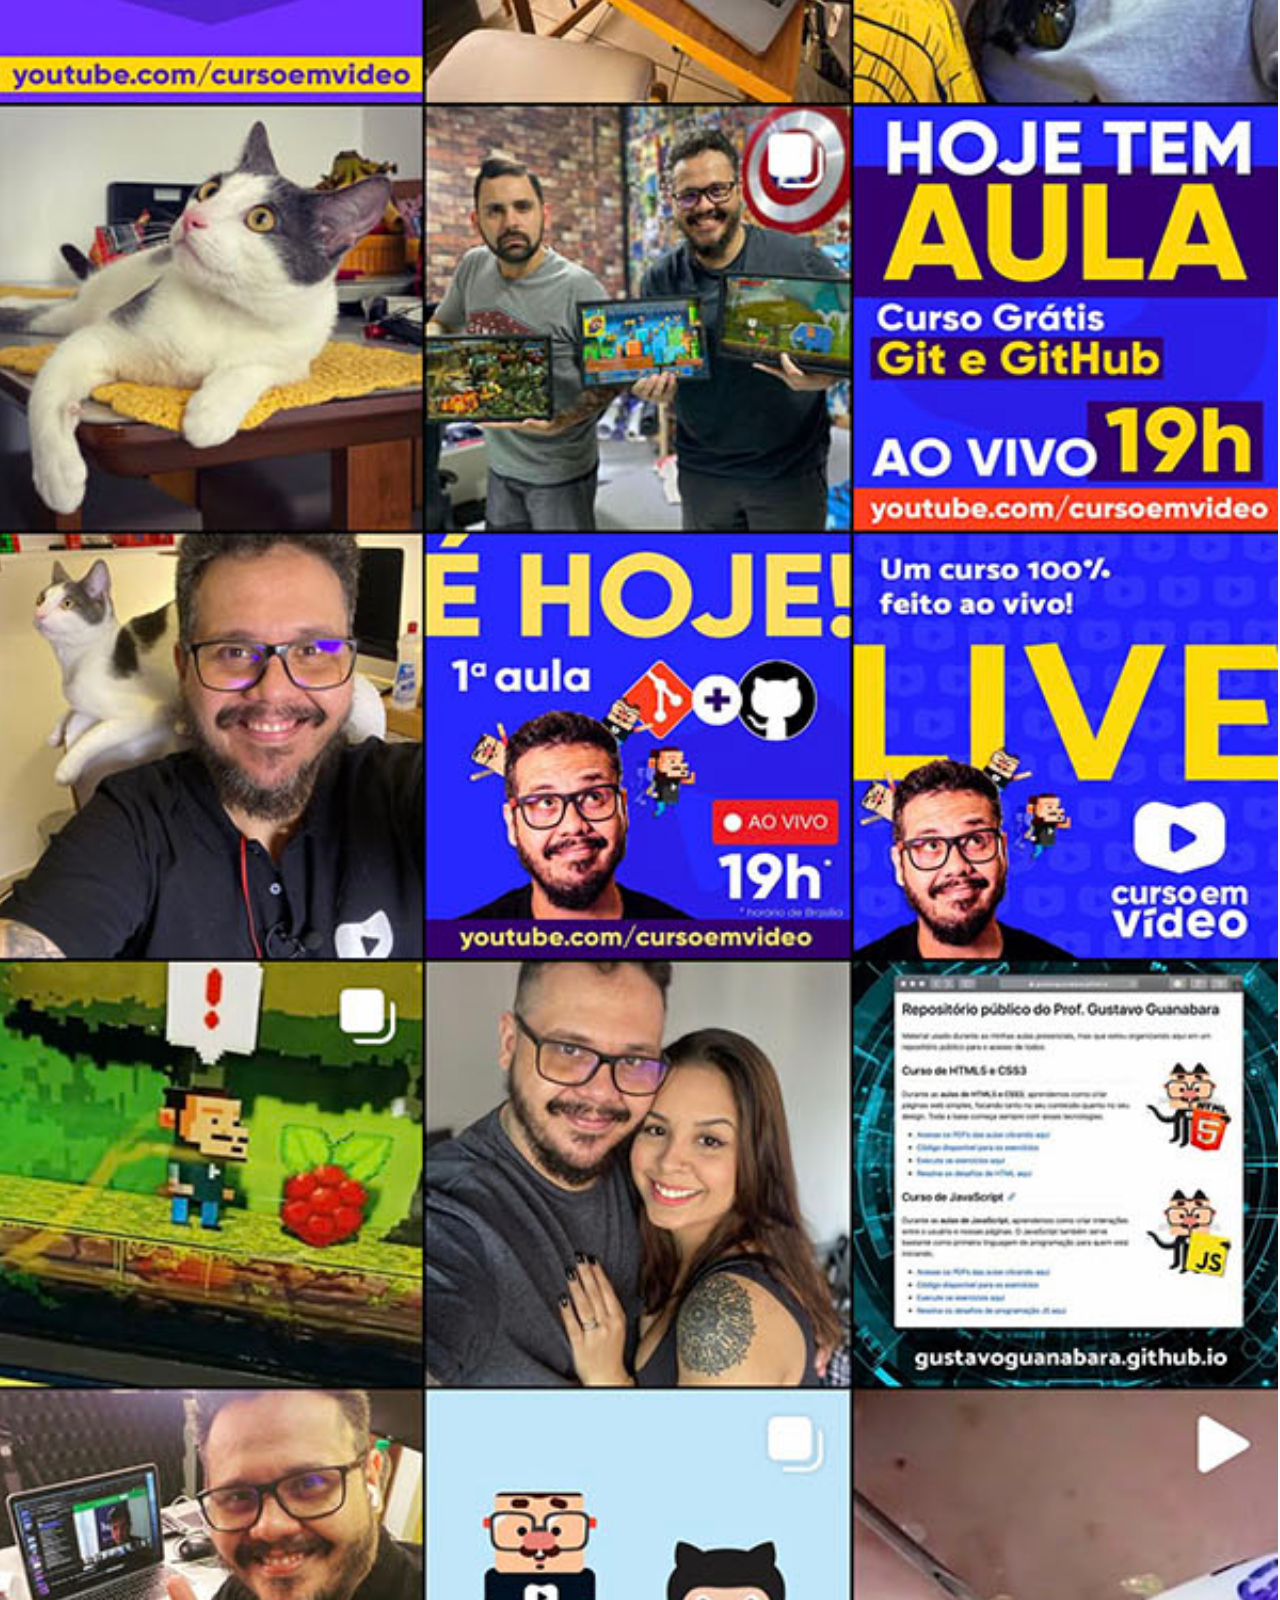
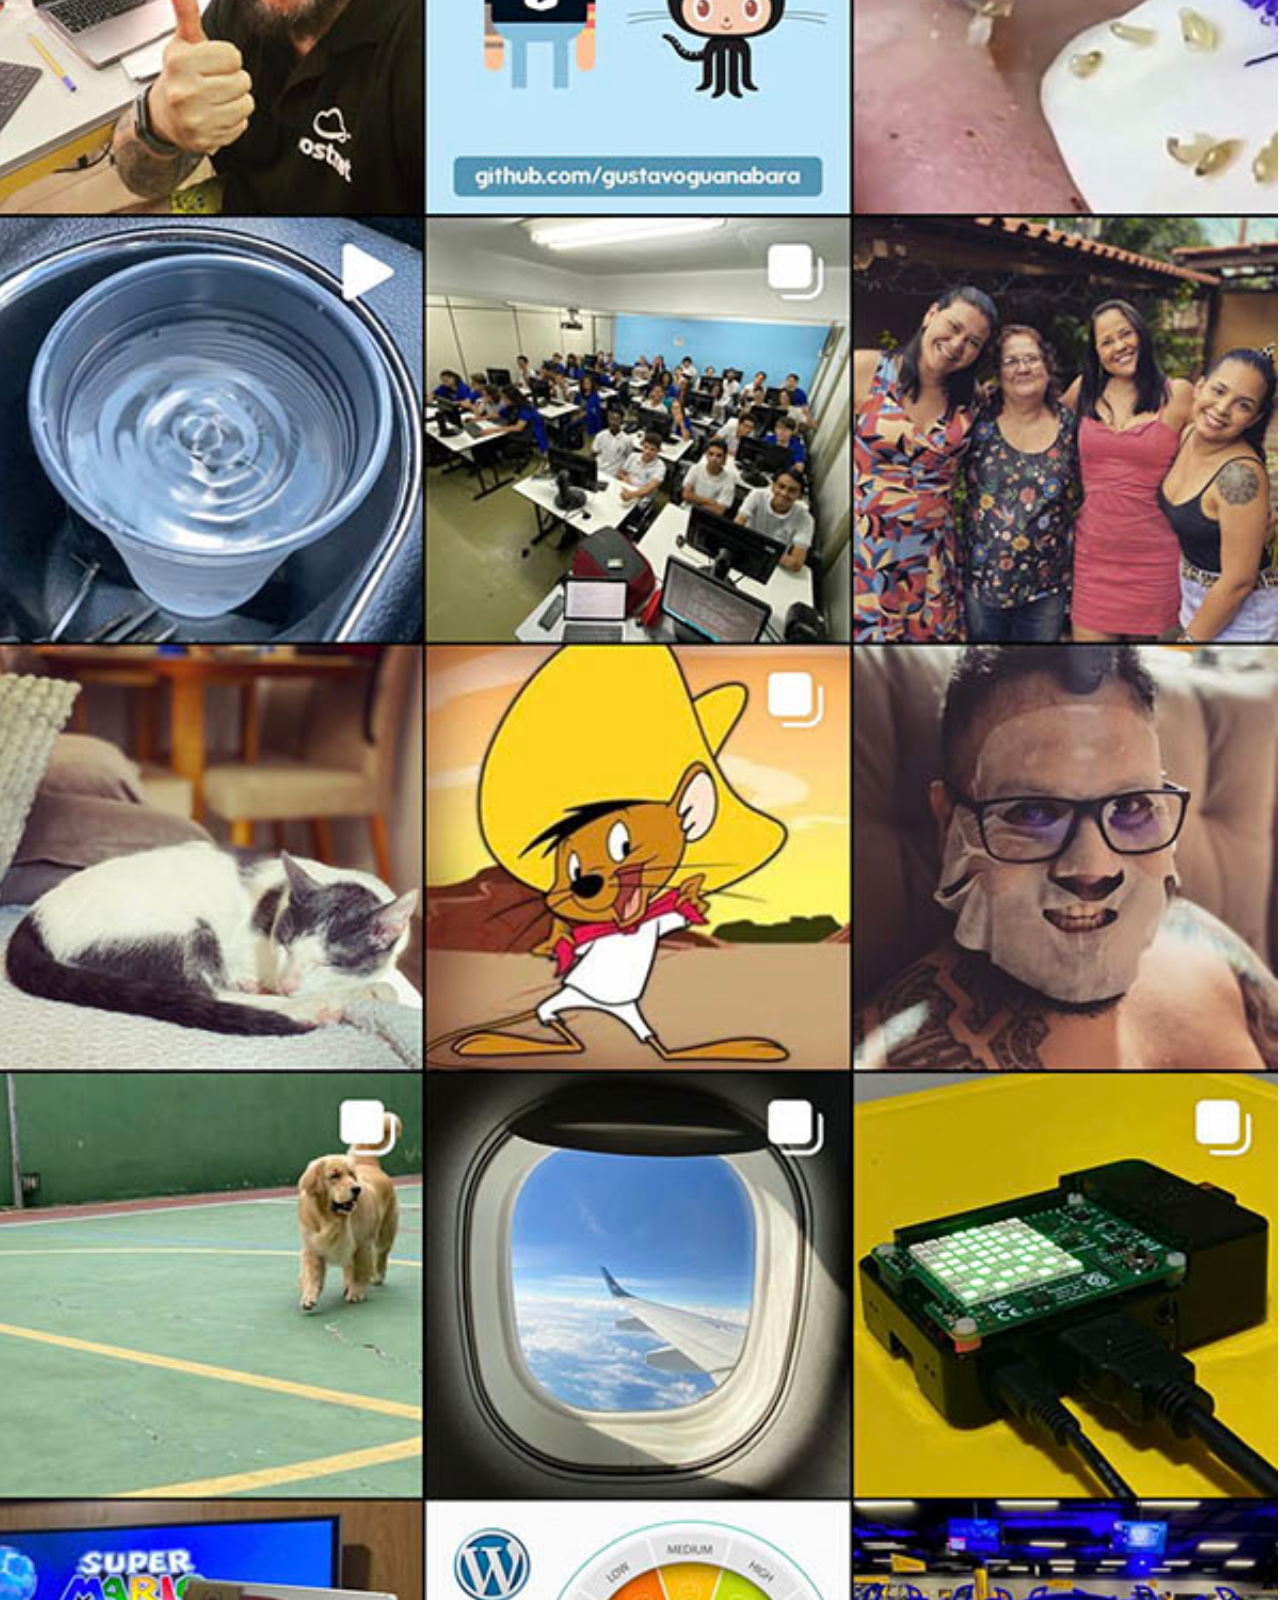
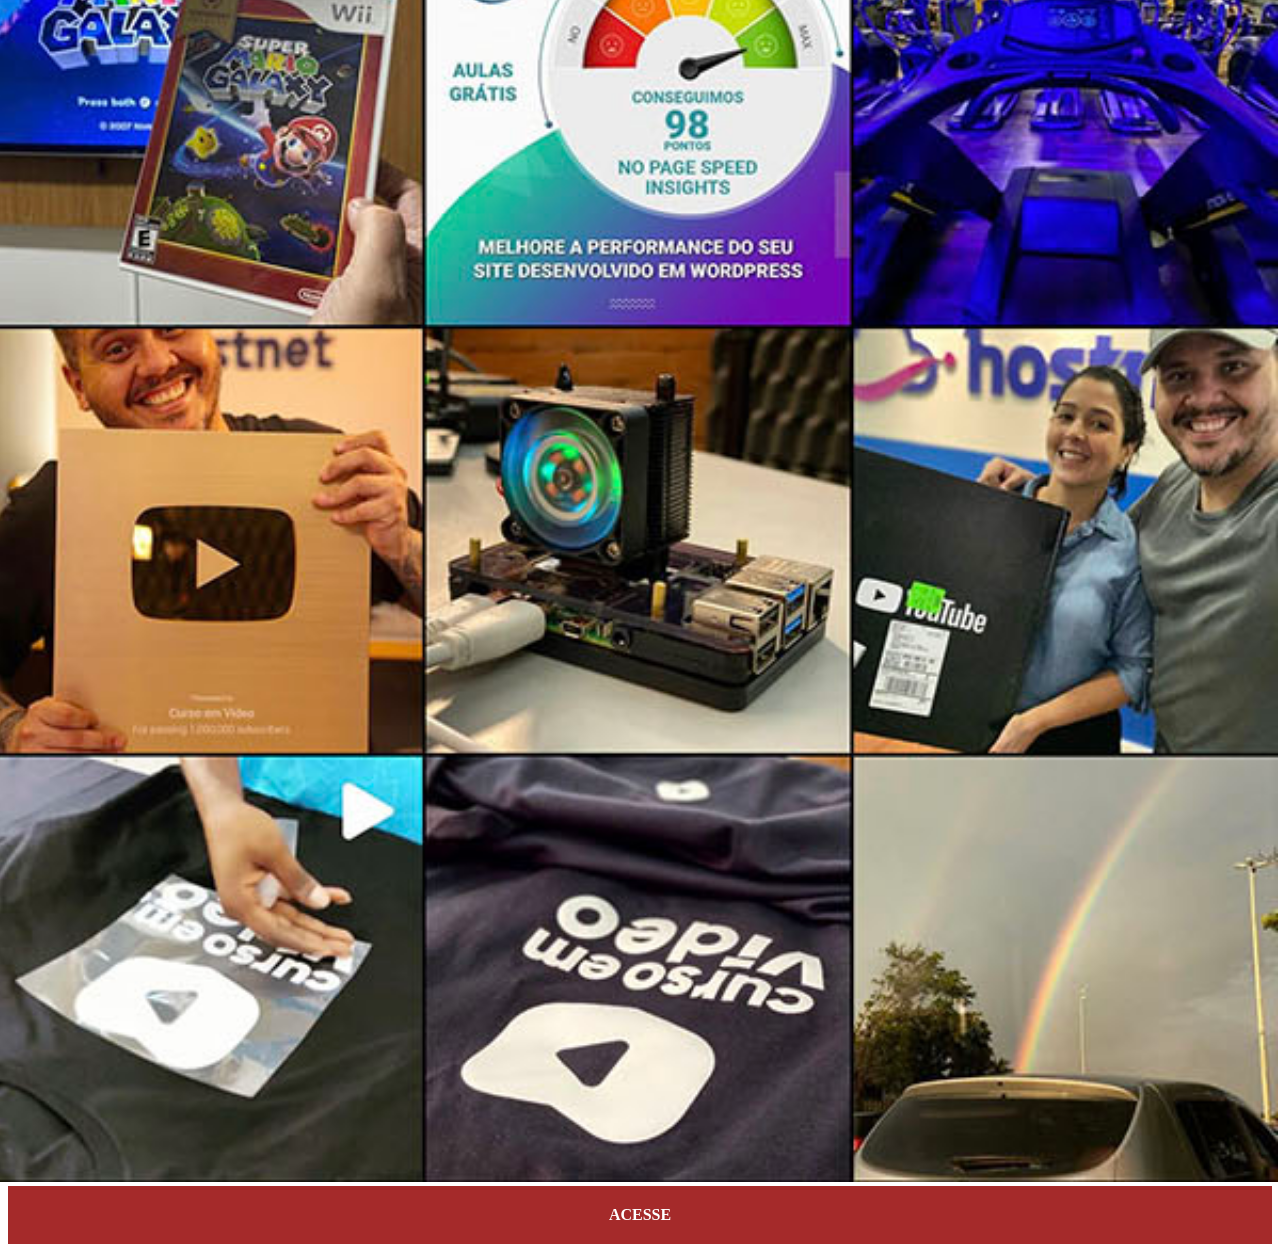
<file: instagram.html>
<!DOCTYPE html>
<html lang="pt-br">
<head>
    <meta charset="UTF-8">
    <meta name="viewport" content="width=device-width, initial-scale=1.0">
    <title>Instagram</title>
    <link rel="stylesheet" href="estilos/social.css">
</head>
<body>
    <img src="imagens/tela-instagram.jpg" alt="Instagram">
    <a href="https://www.instagram.com/" target="_blank">ACESSE</a>
</body>
</html>
</file>
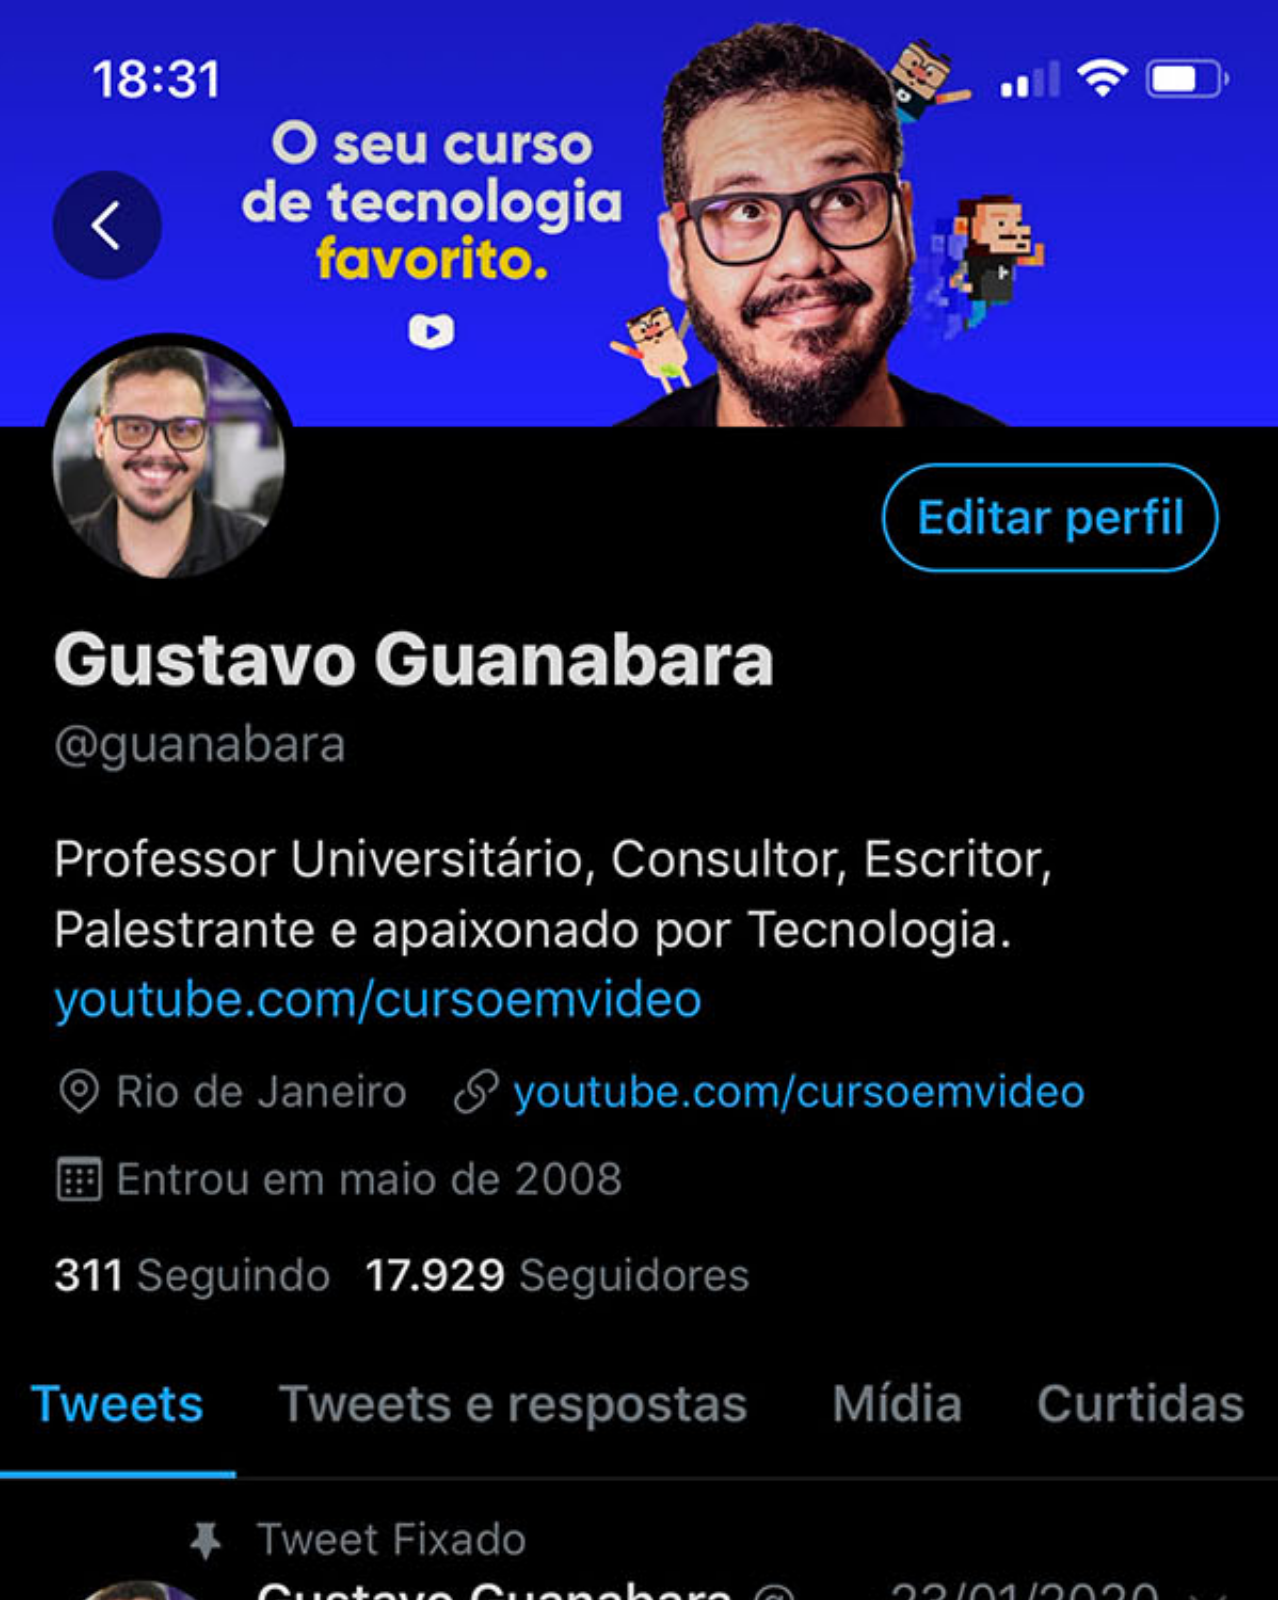
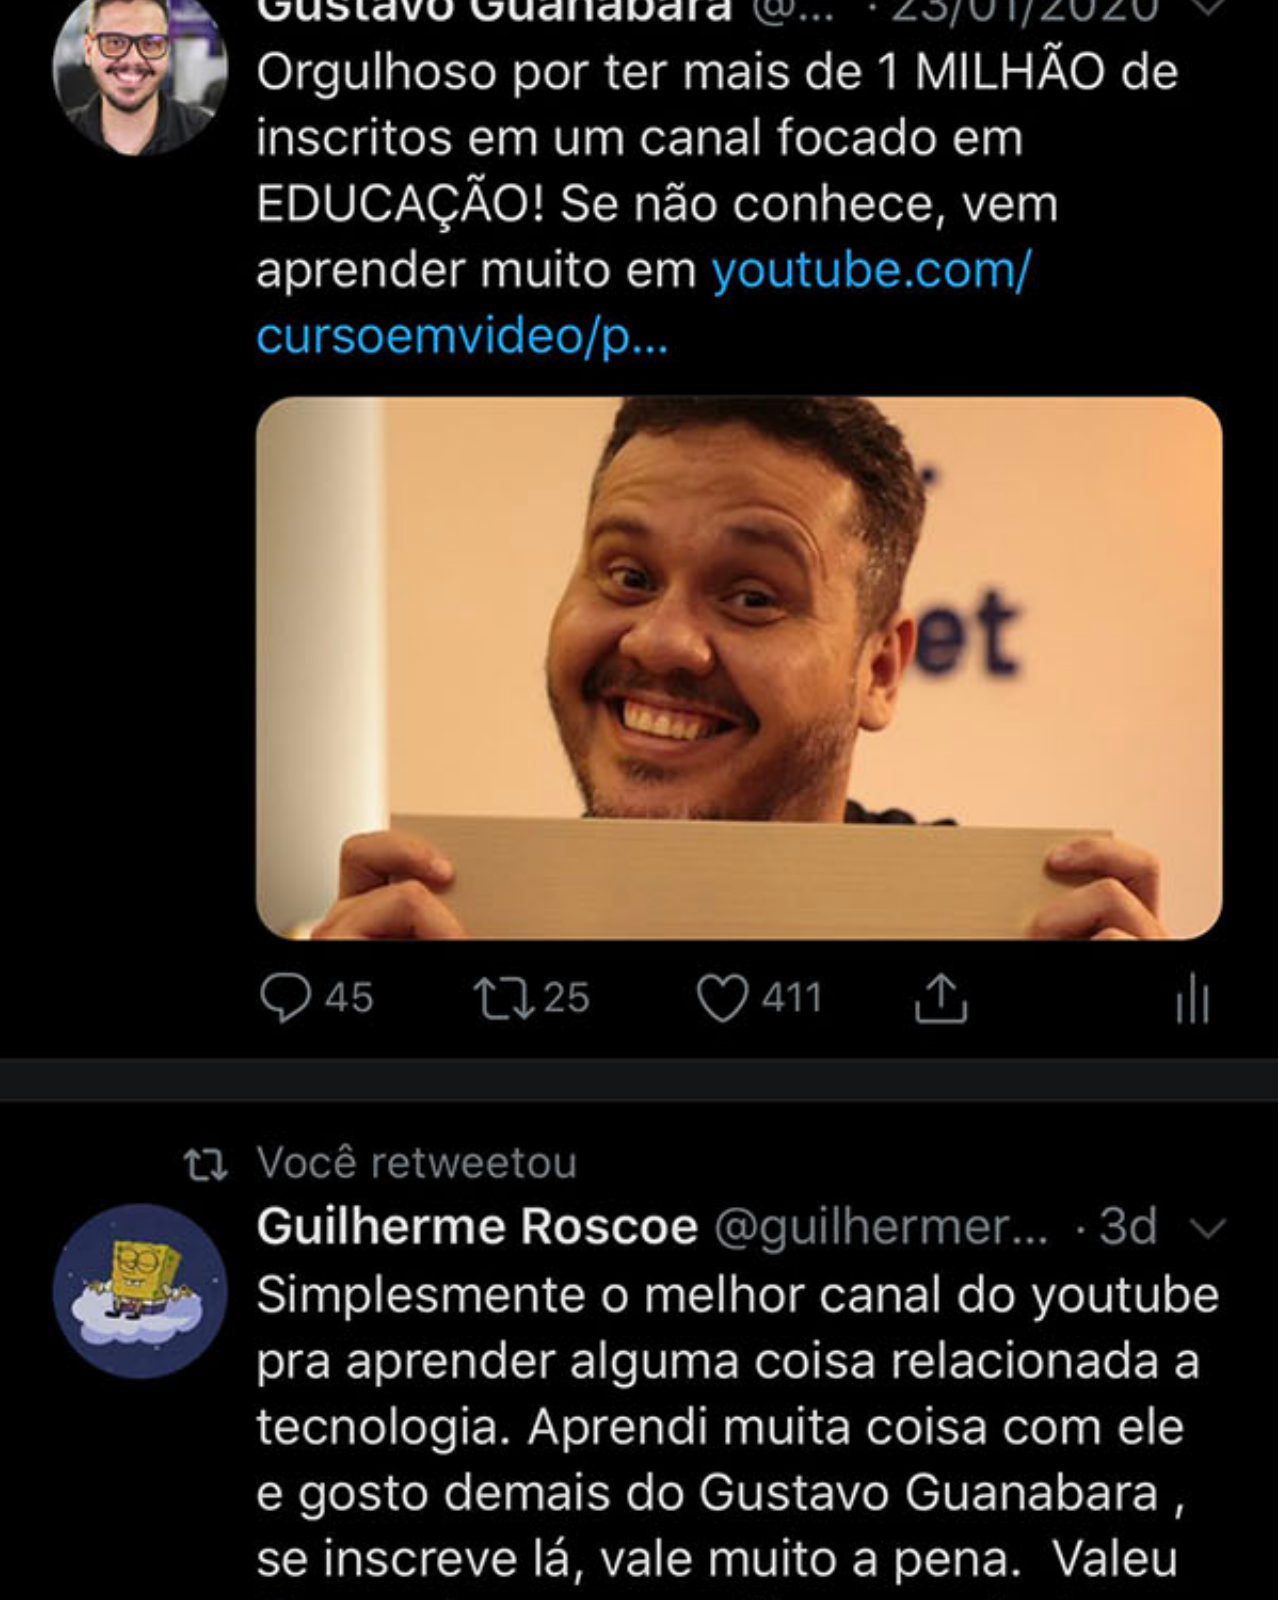
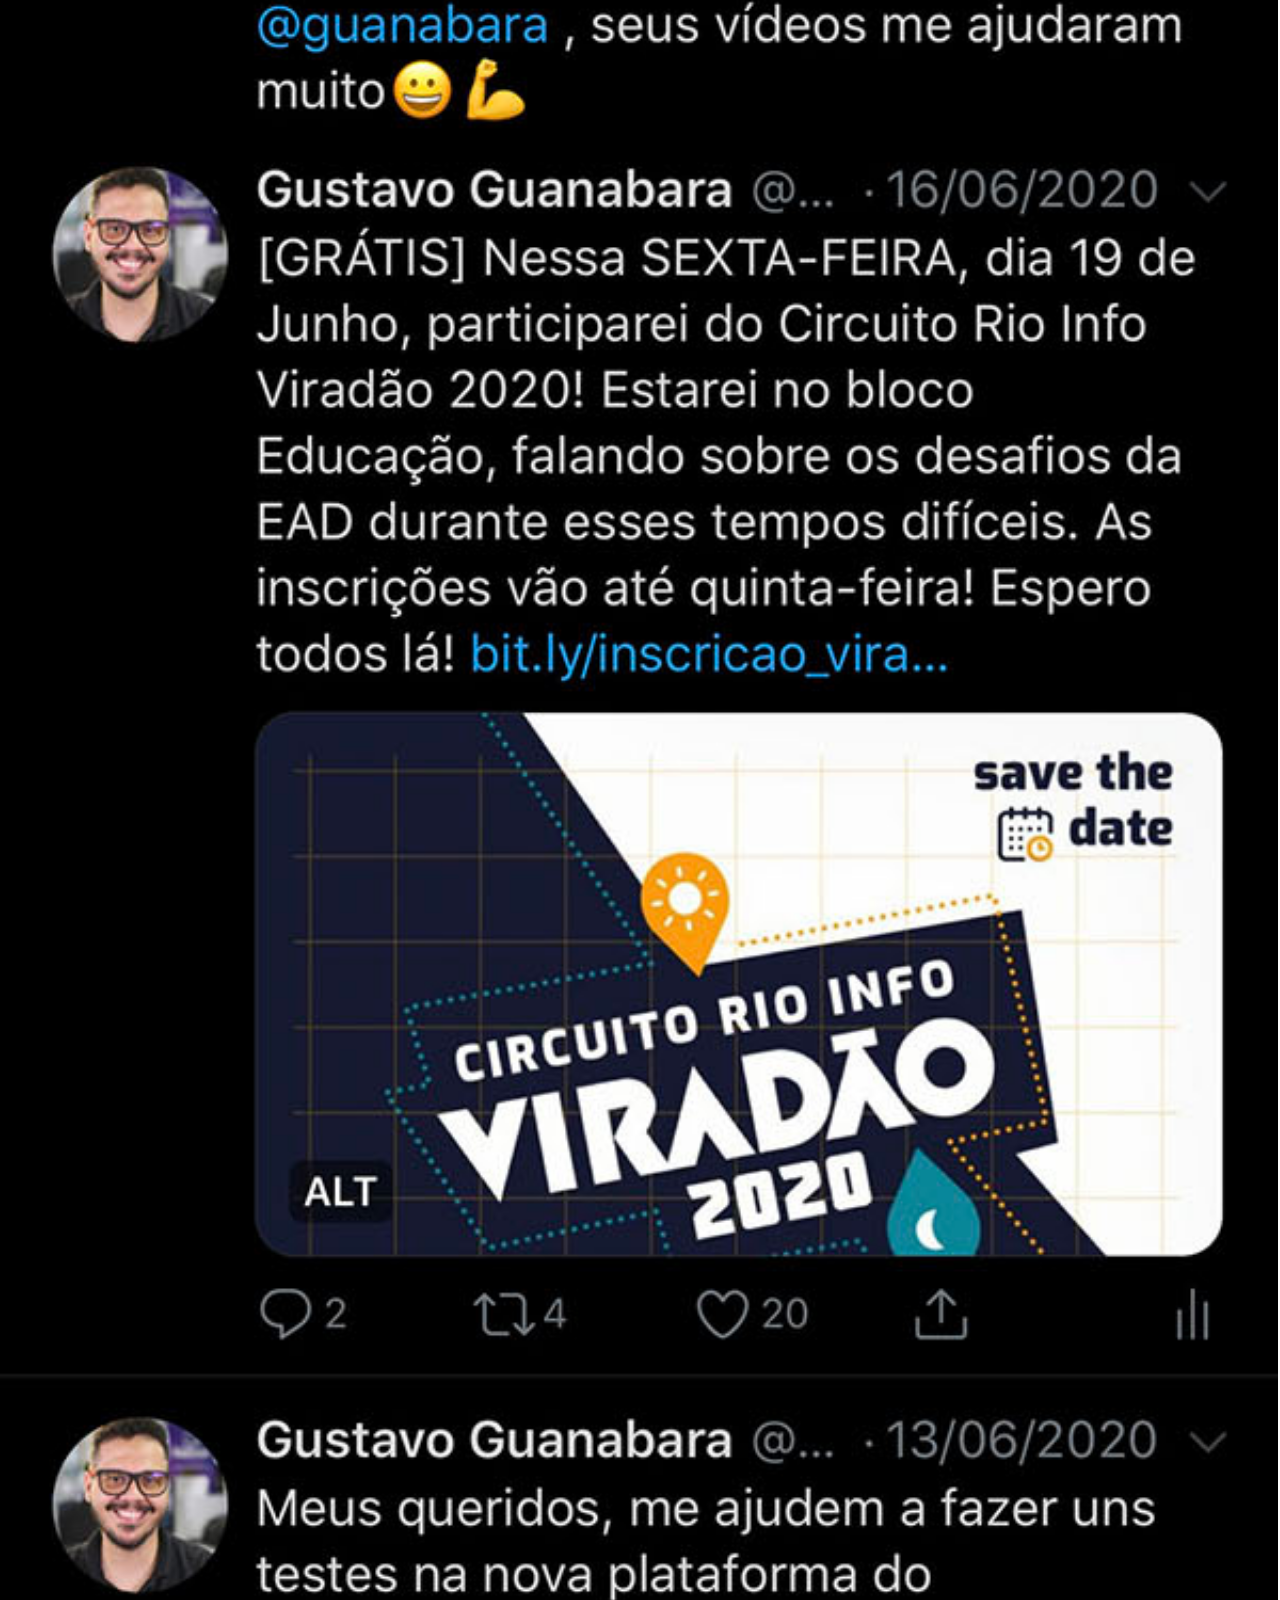
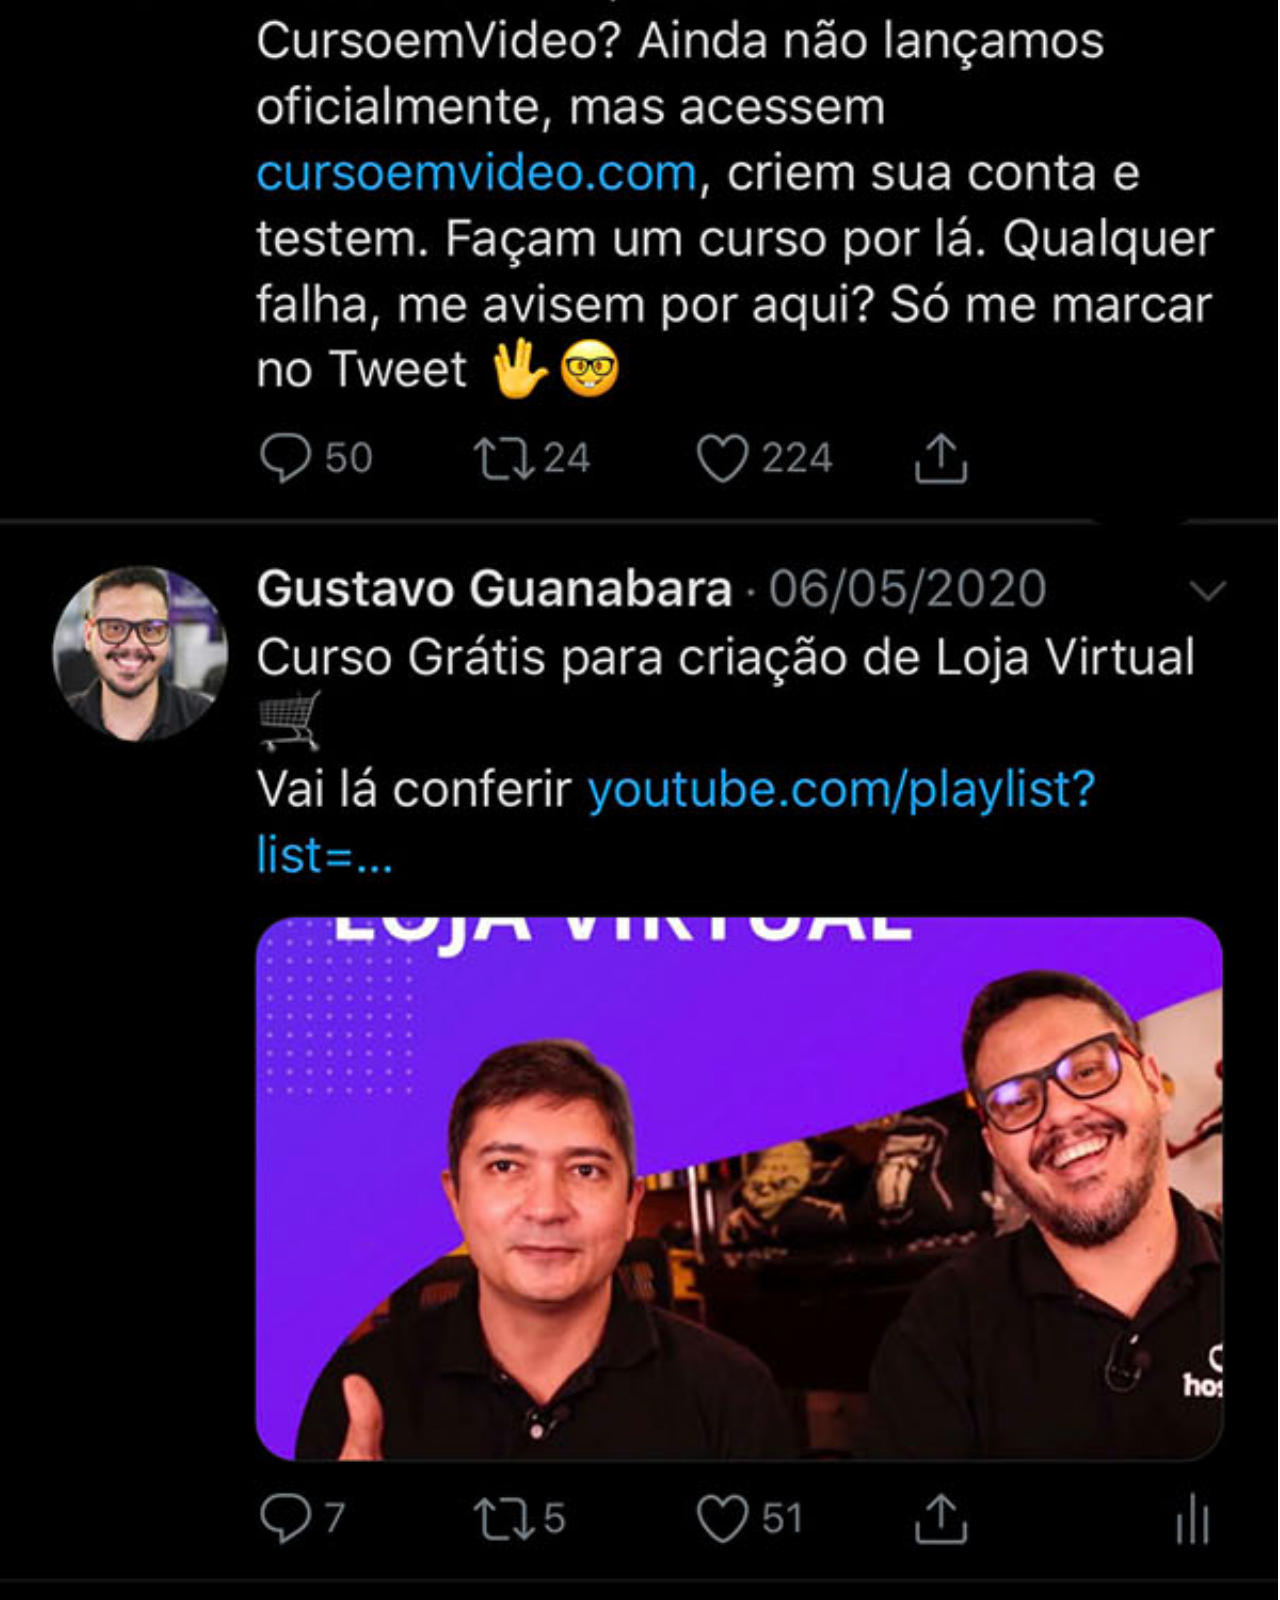
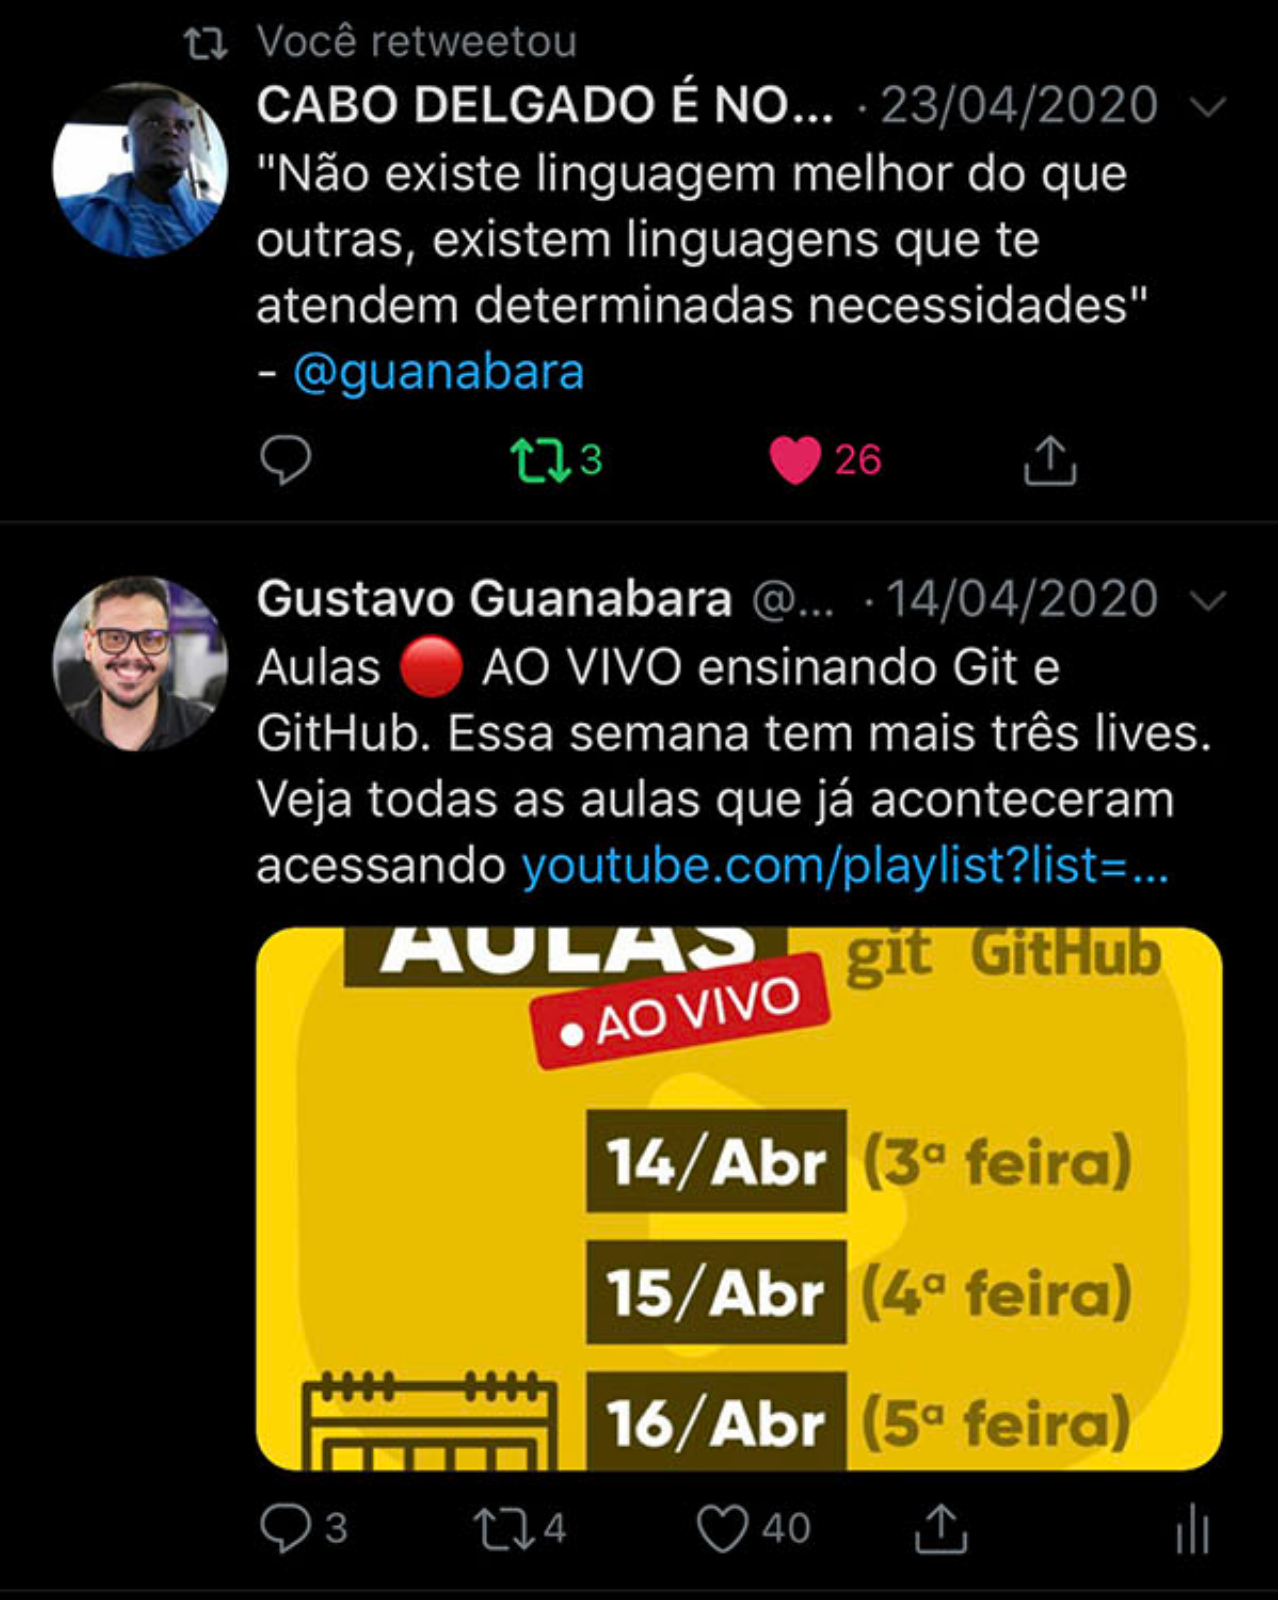
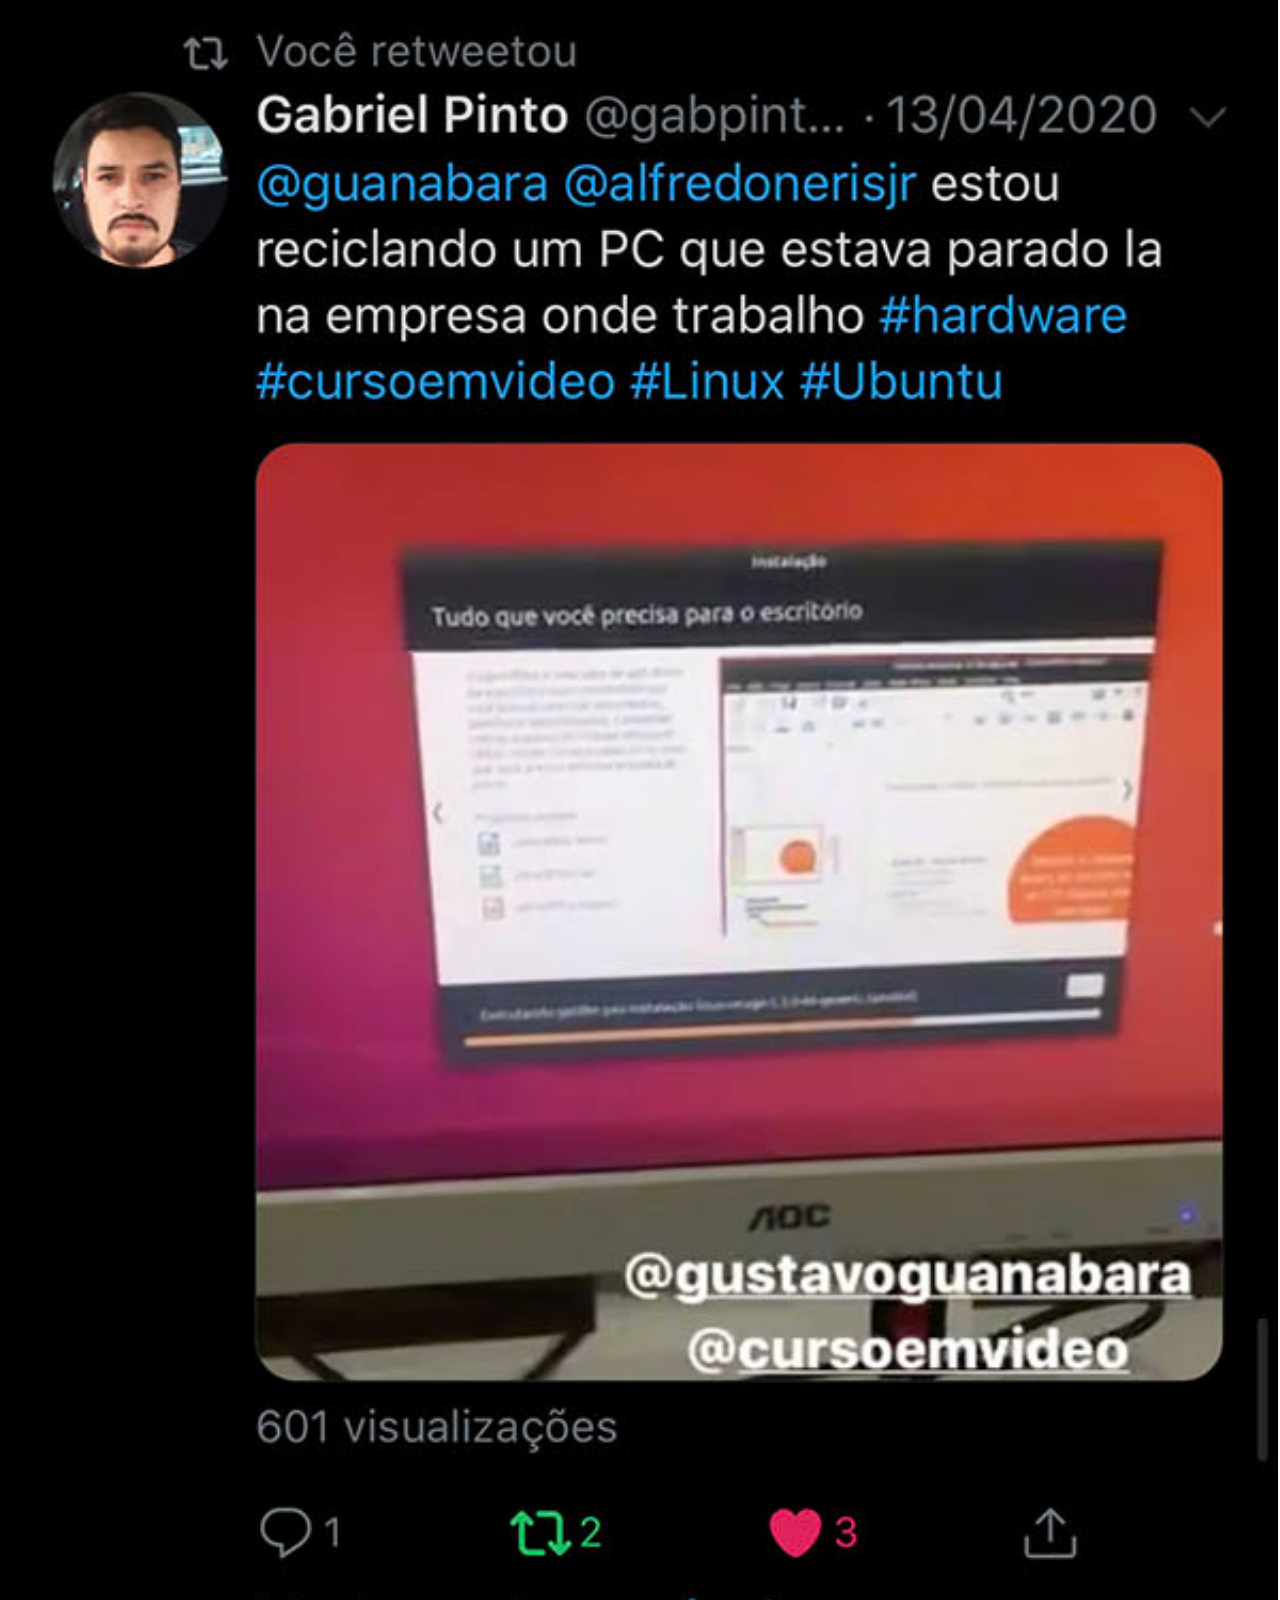
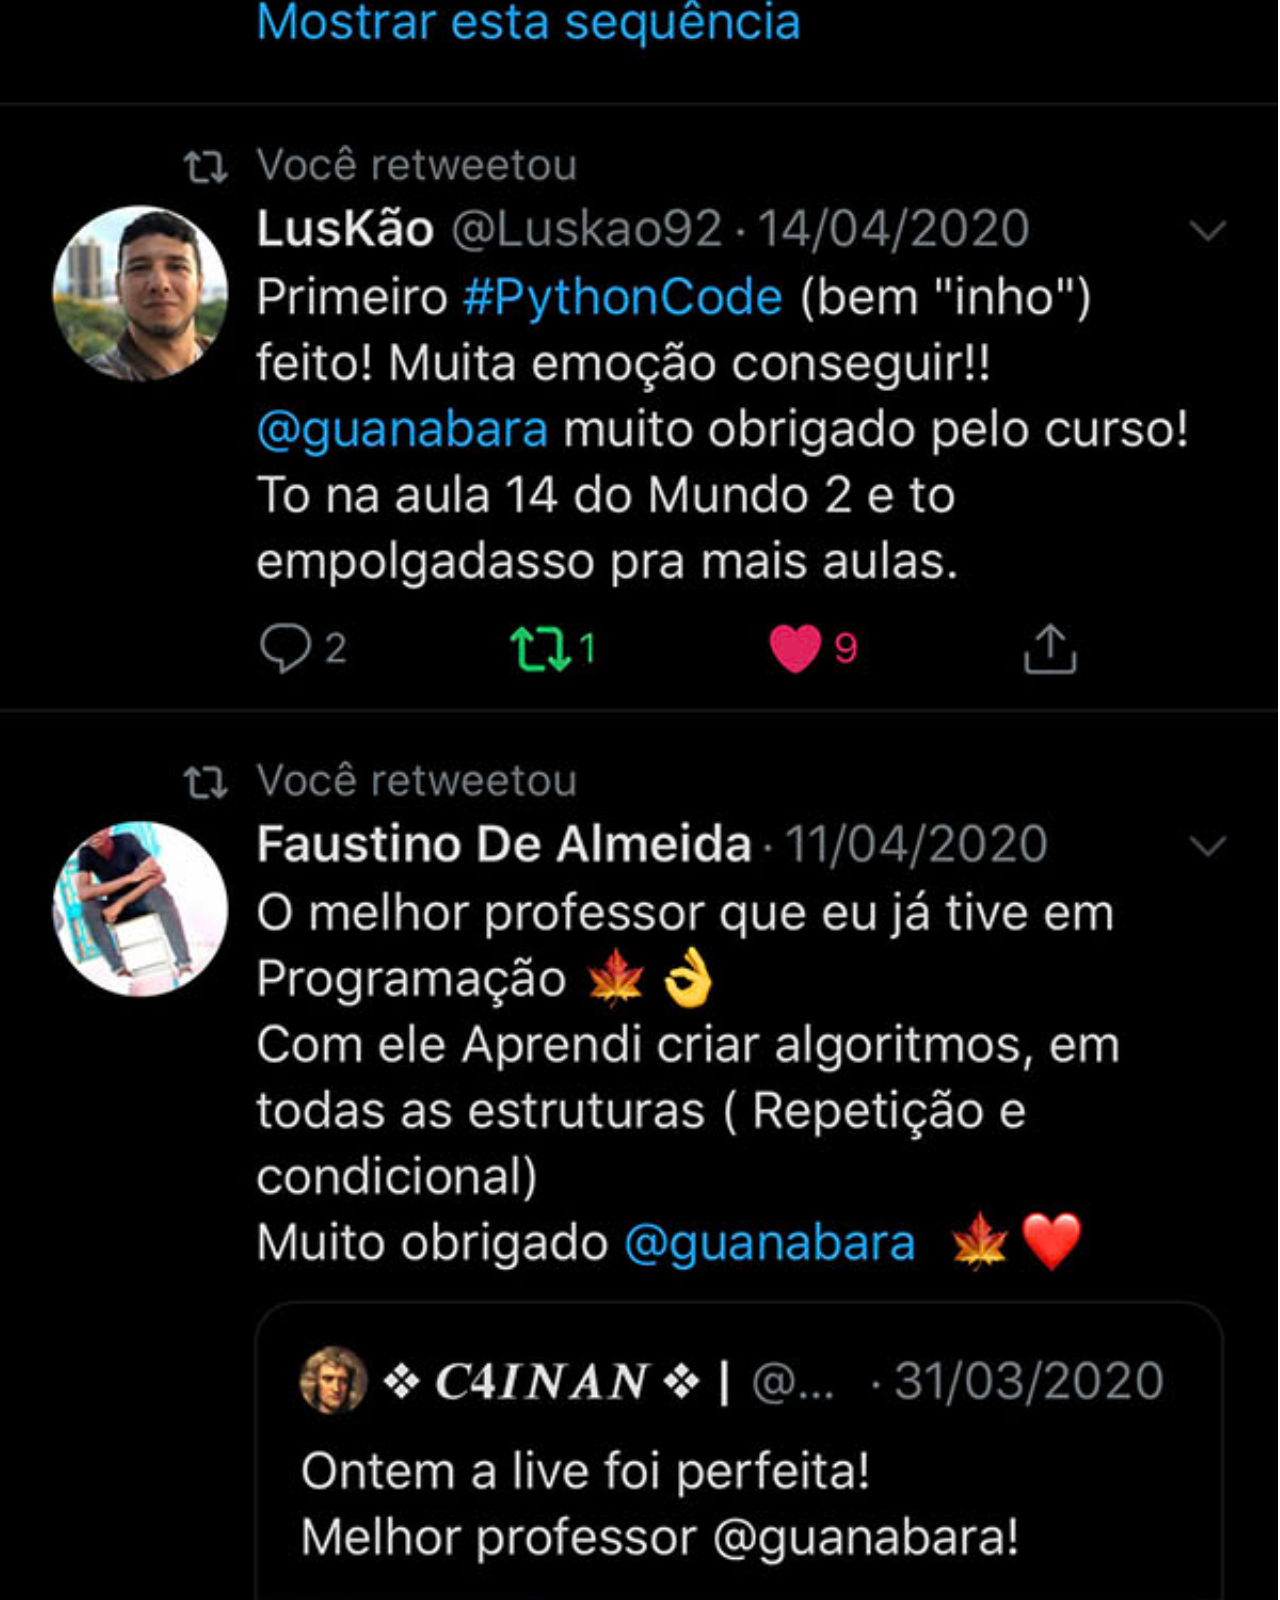
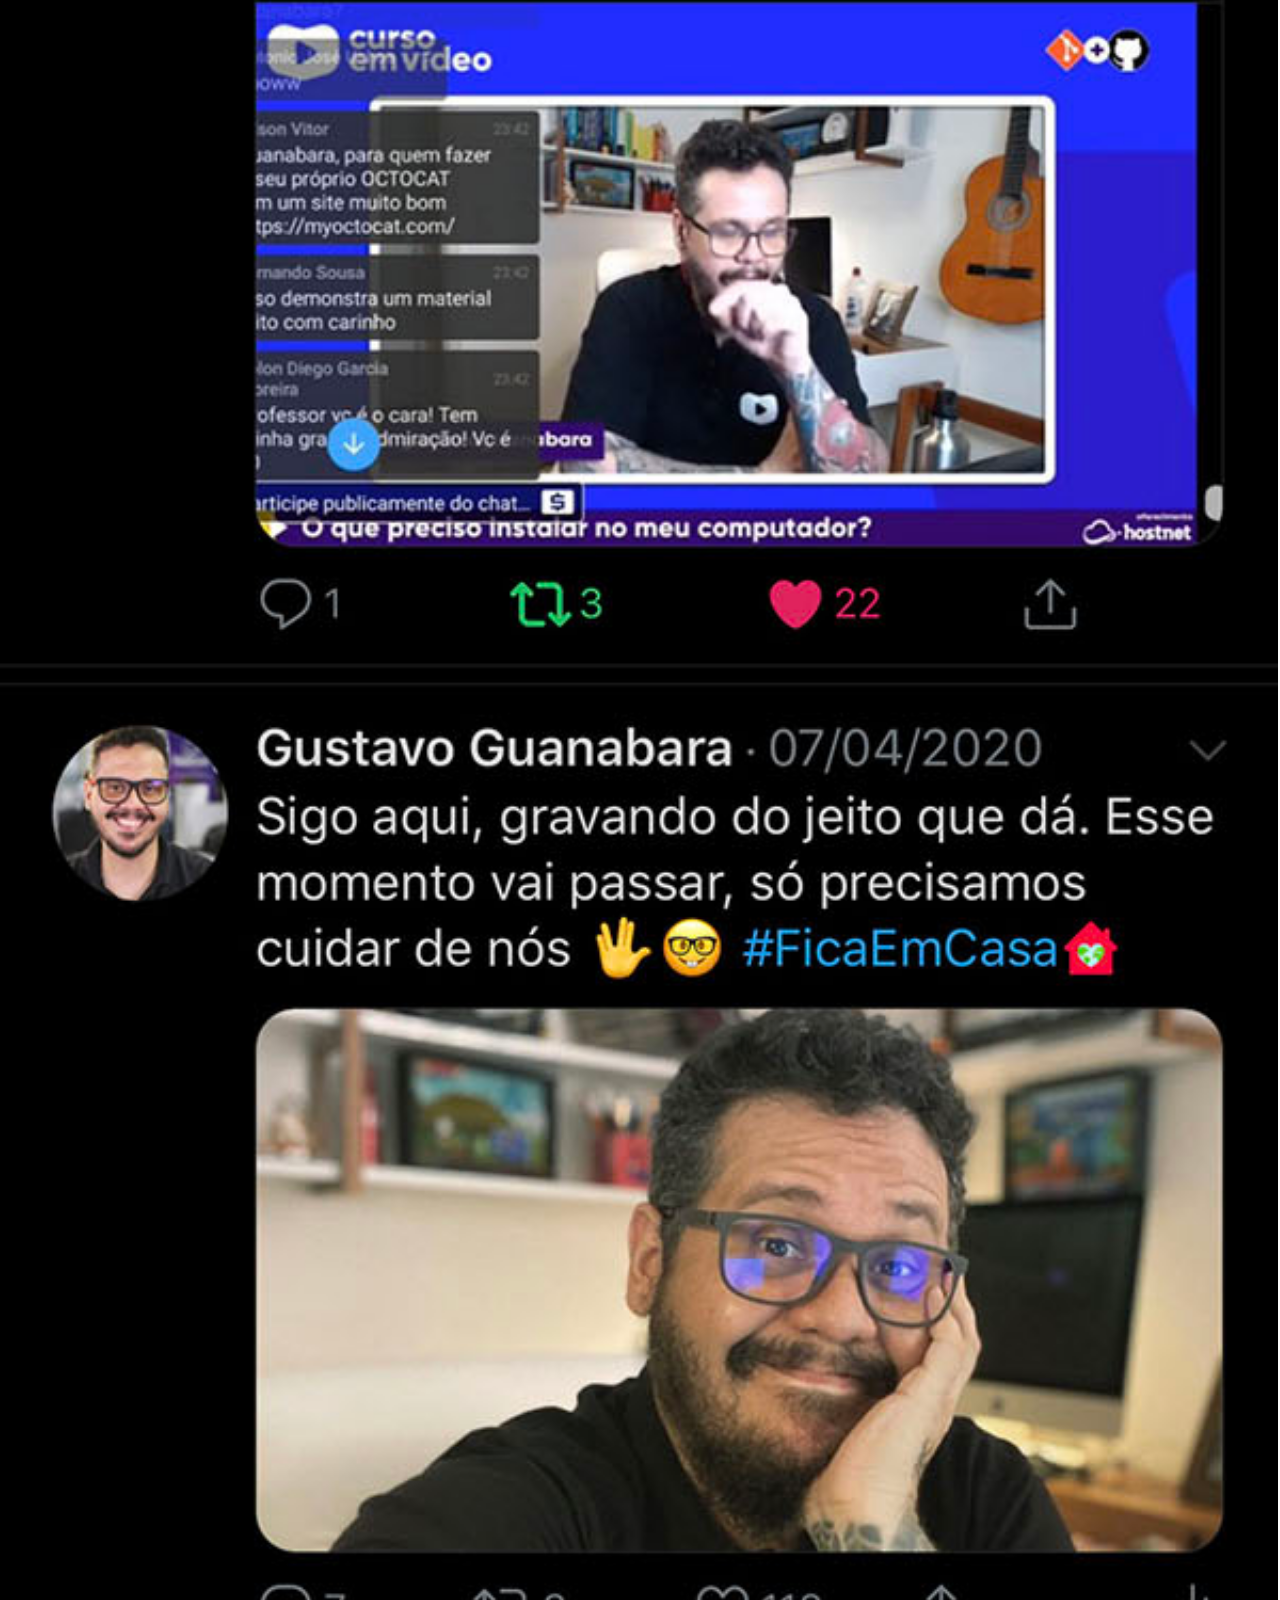
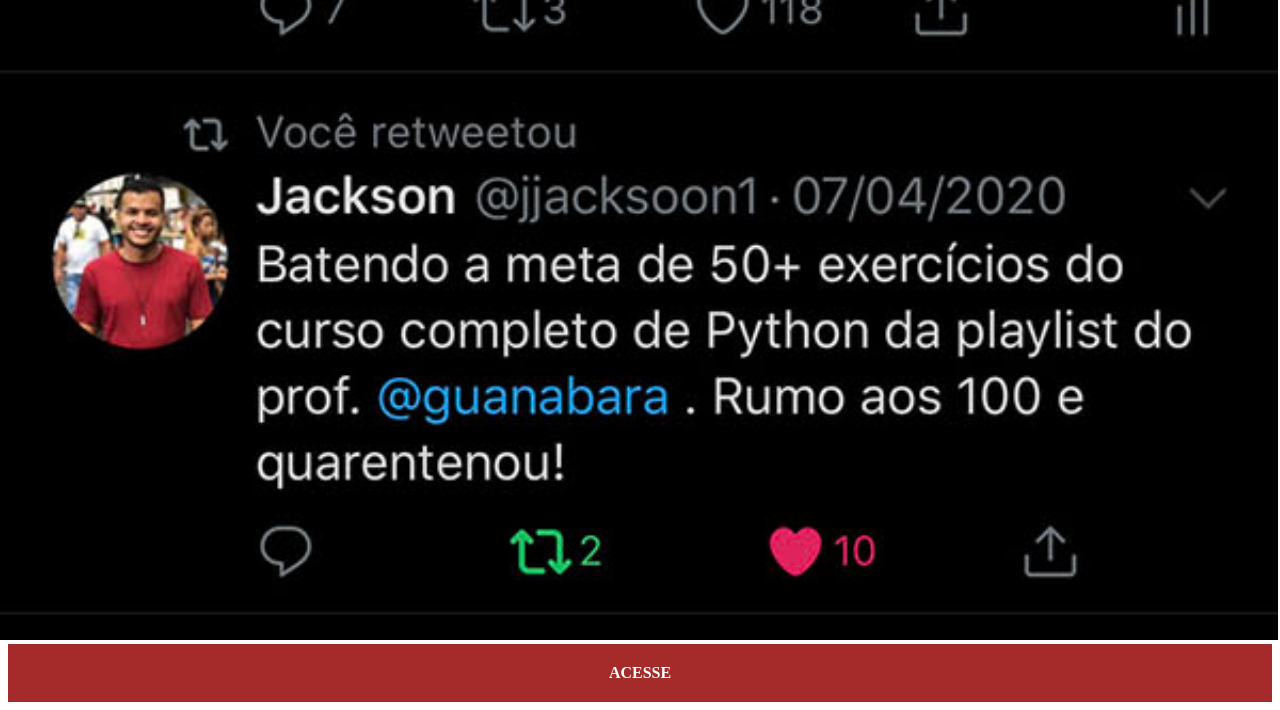
<file: twitter.html>
<!DOCTYPE html>
<html lang="pt-br">
<head>
    <meta charset="UTF-8">
    <meta name="viewport" content="width=device-width, initial-scale=1.0">
    <title>Twitter</title>
    <link rel="stylesheet" href="estilos/social.css">
</head>
<body>
    <img src="imagens/tela-twitter.jpg" alt="Twitter">
    <a href="https://x.com/?lang=pt" target="_blank">ACESSE</a>
</body>
</html>
</file>
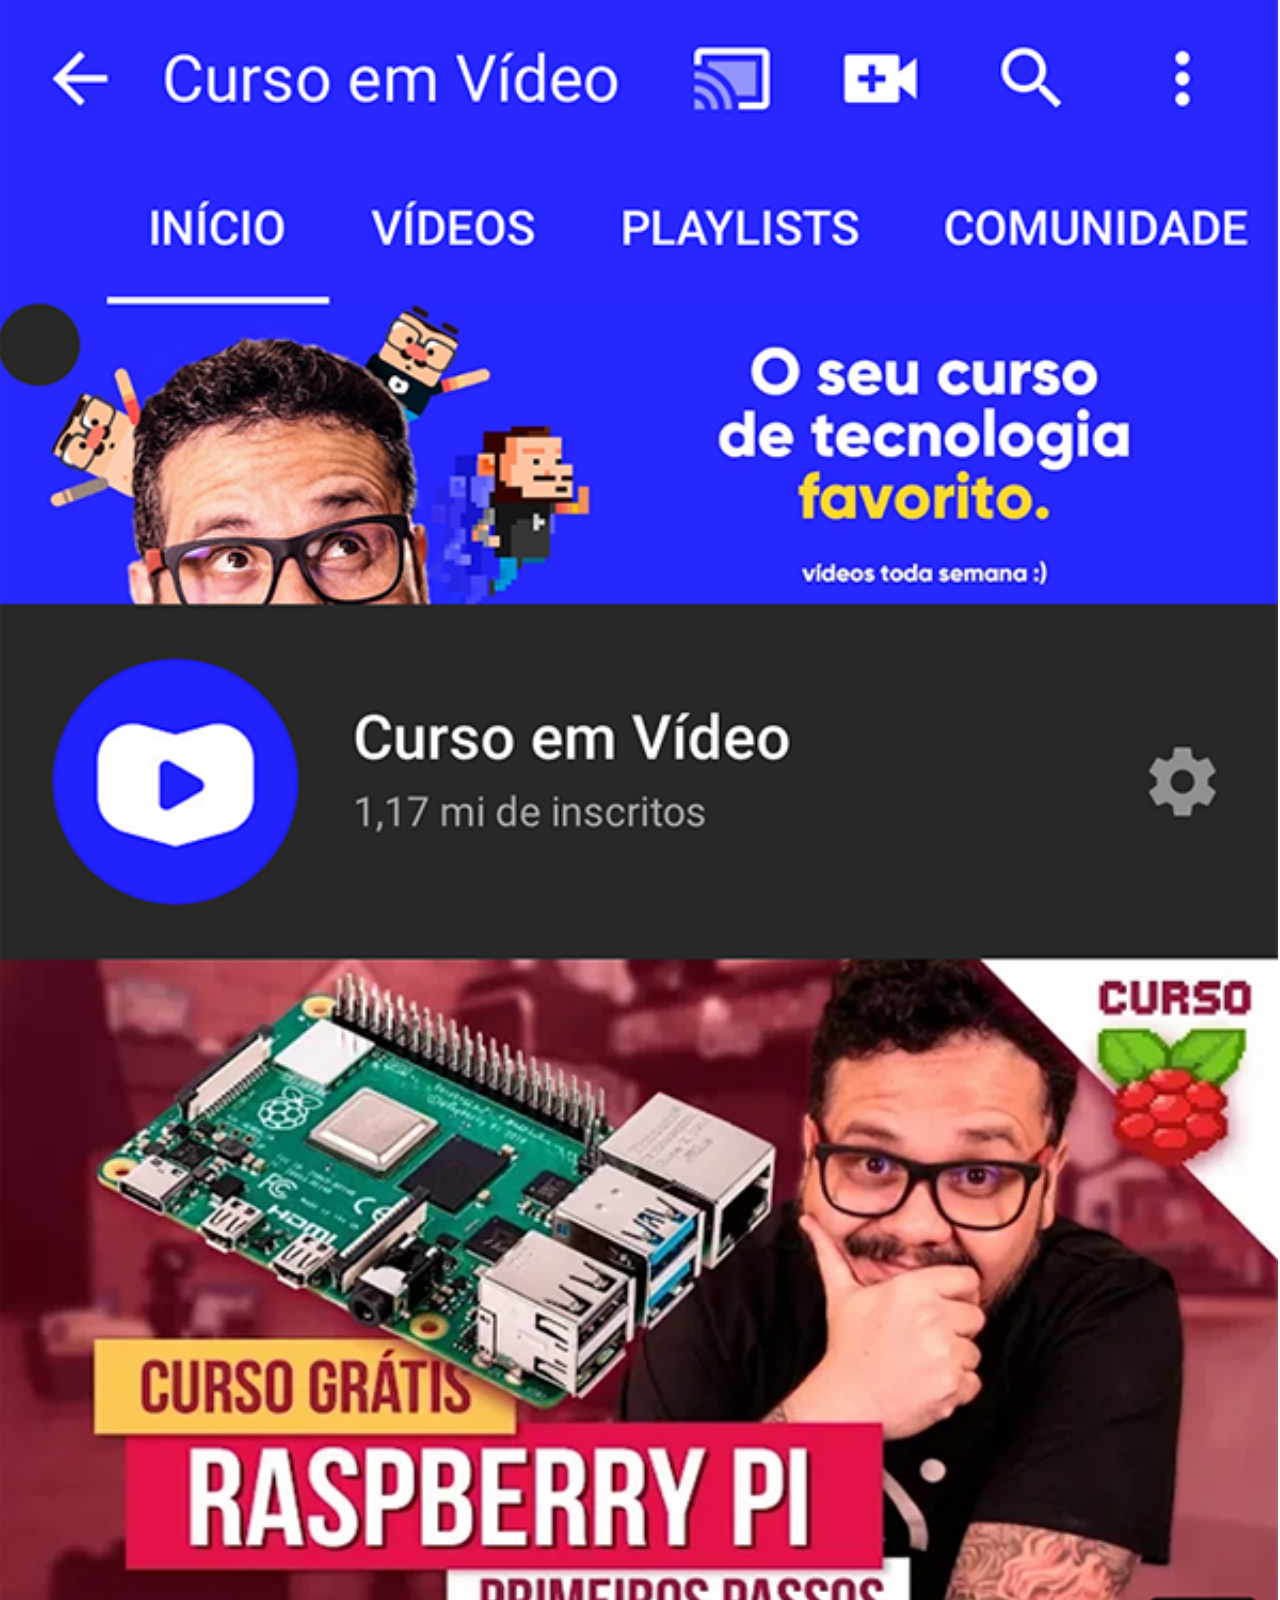
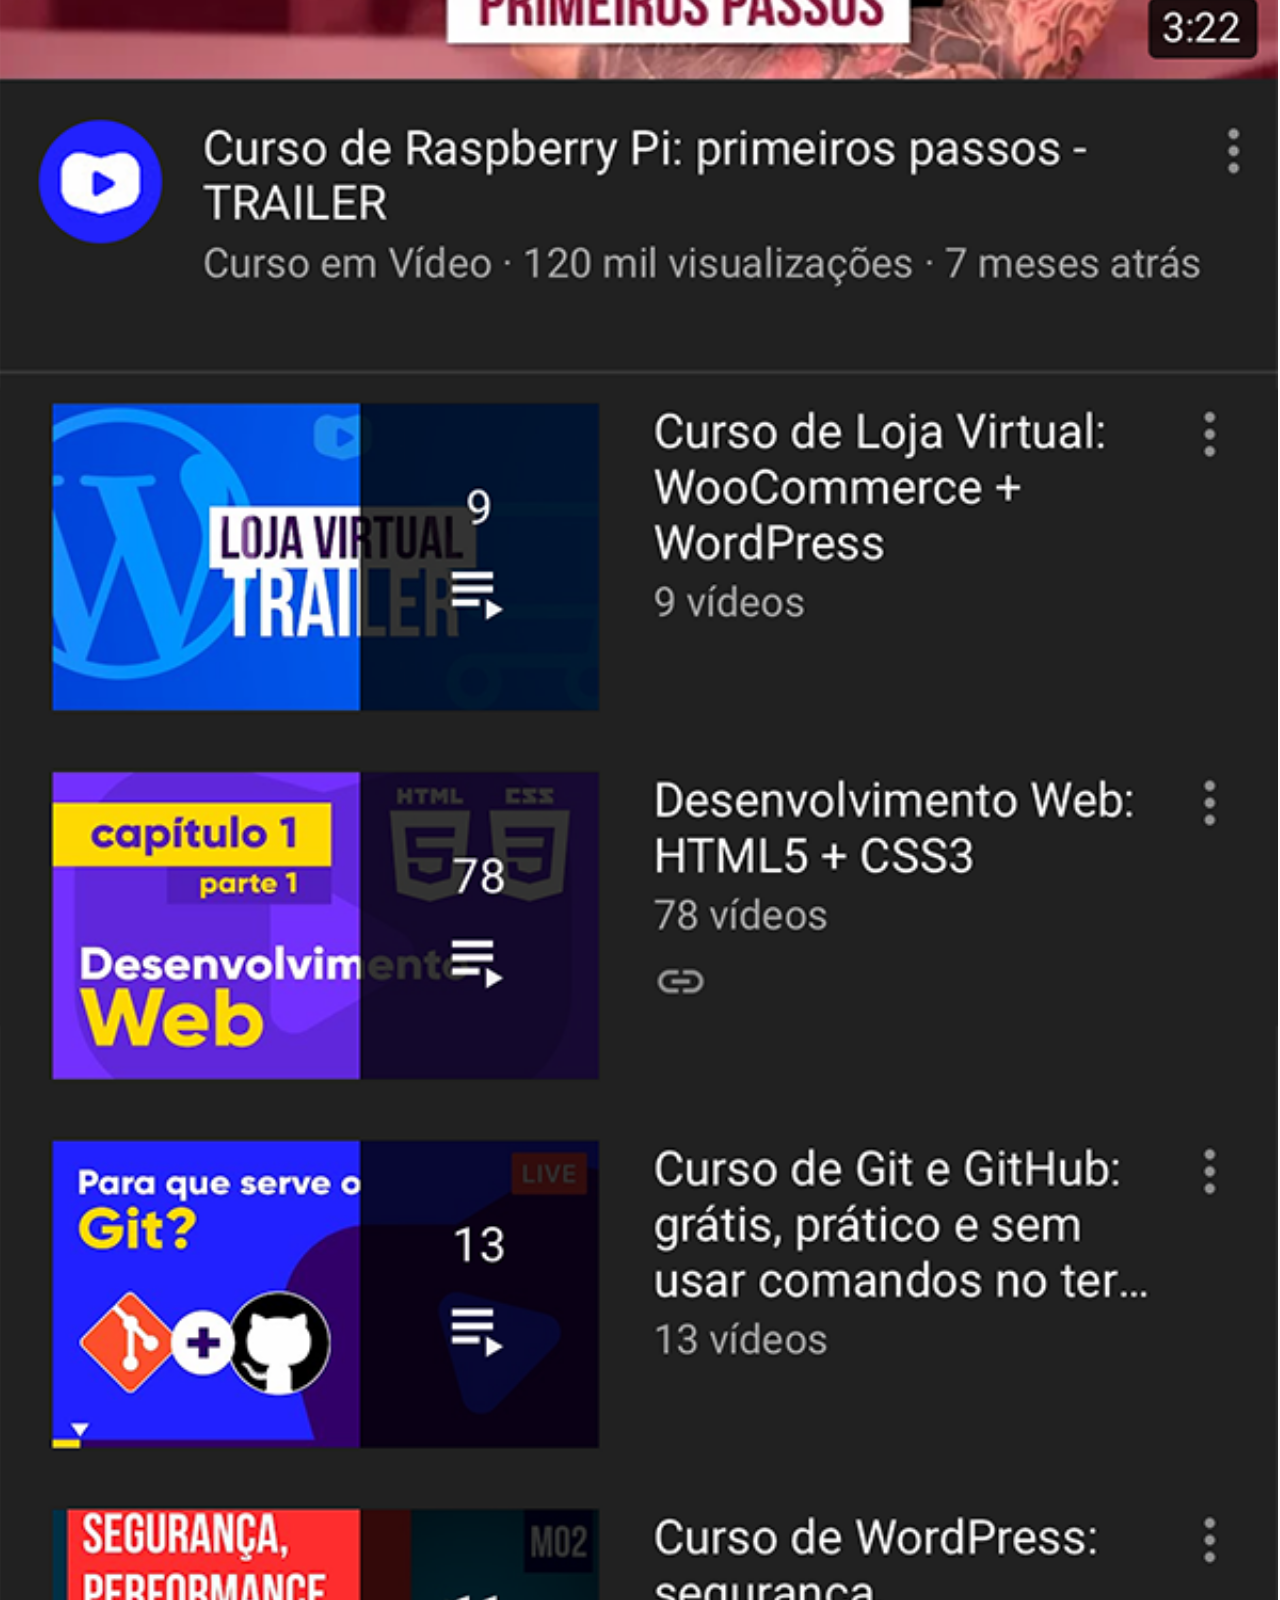
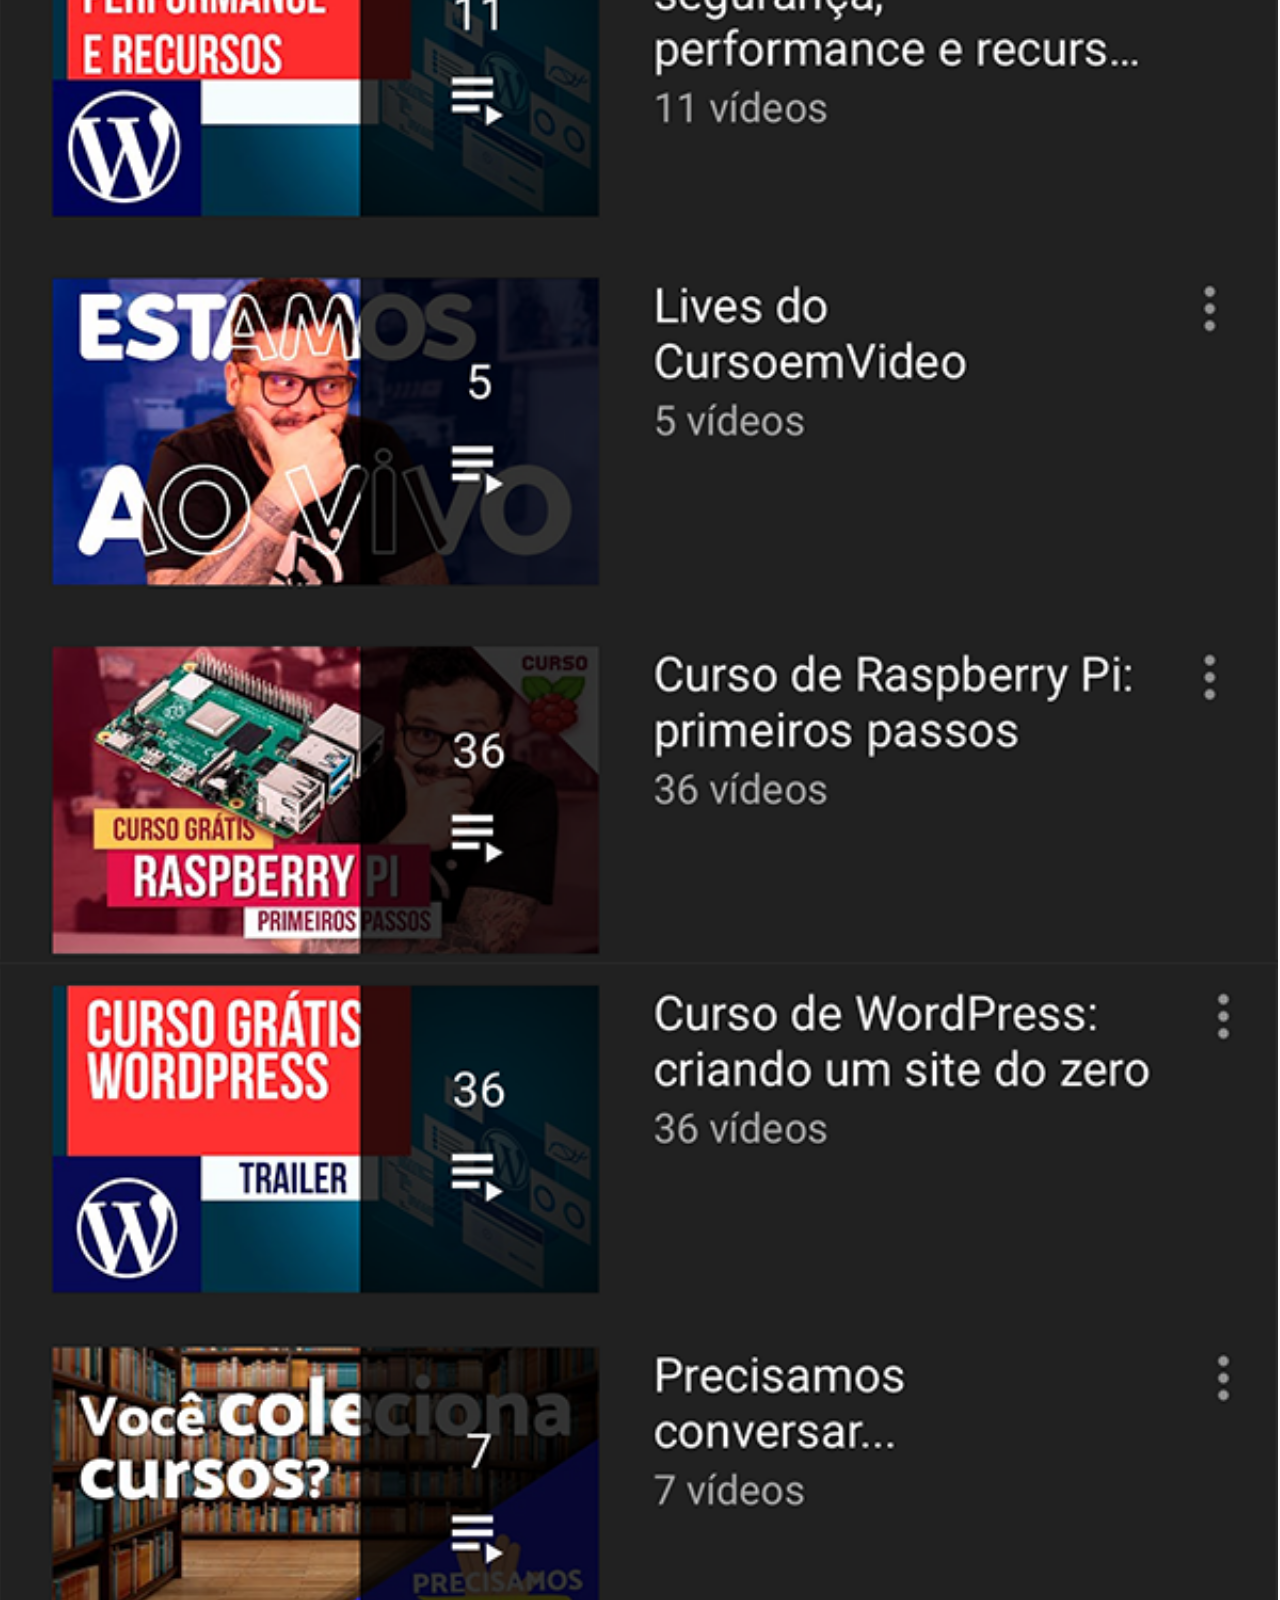
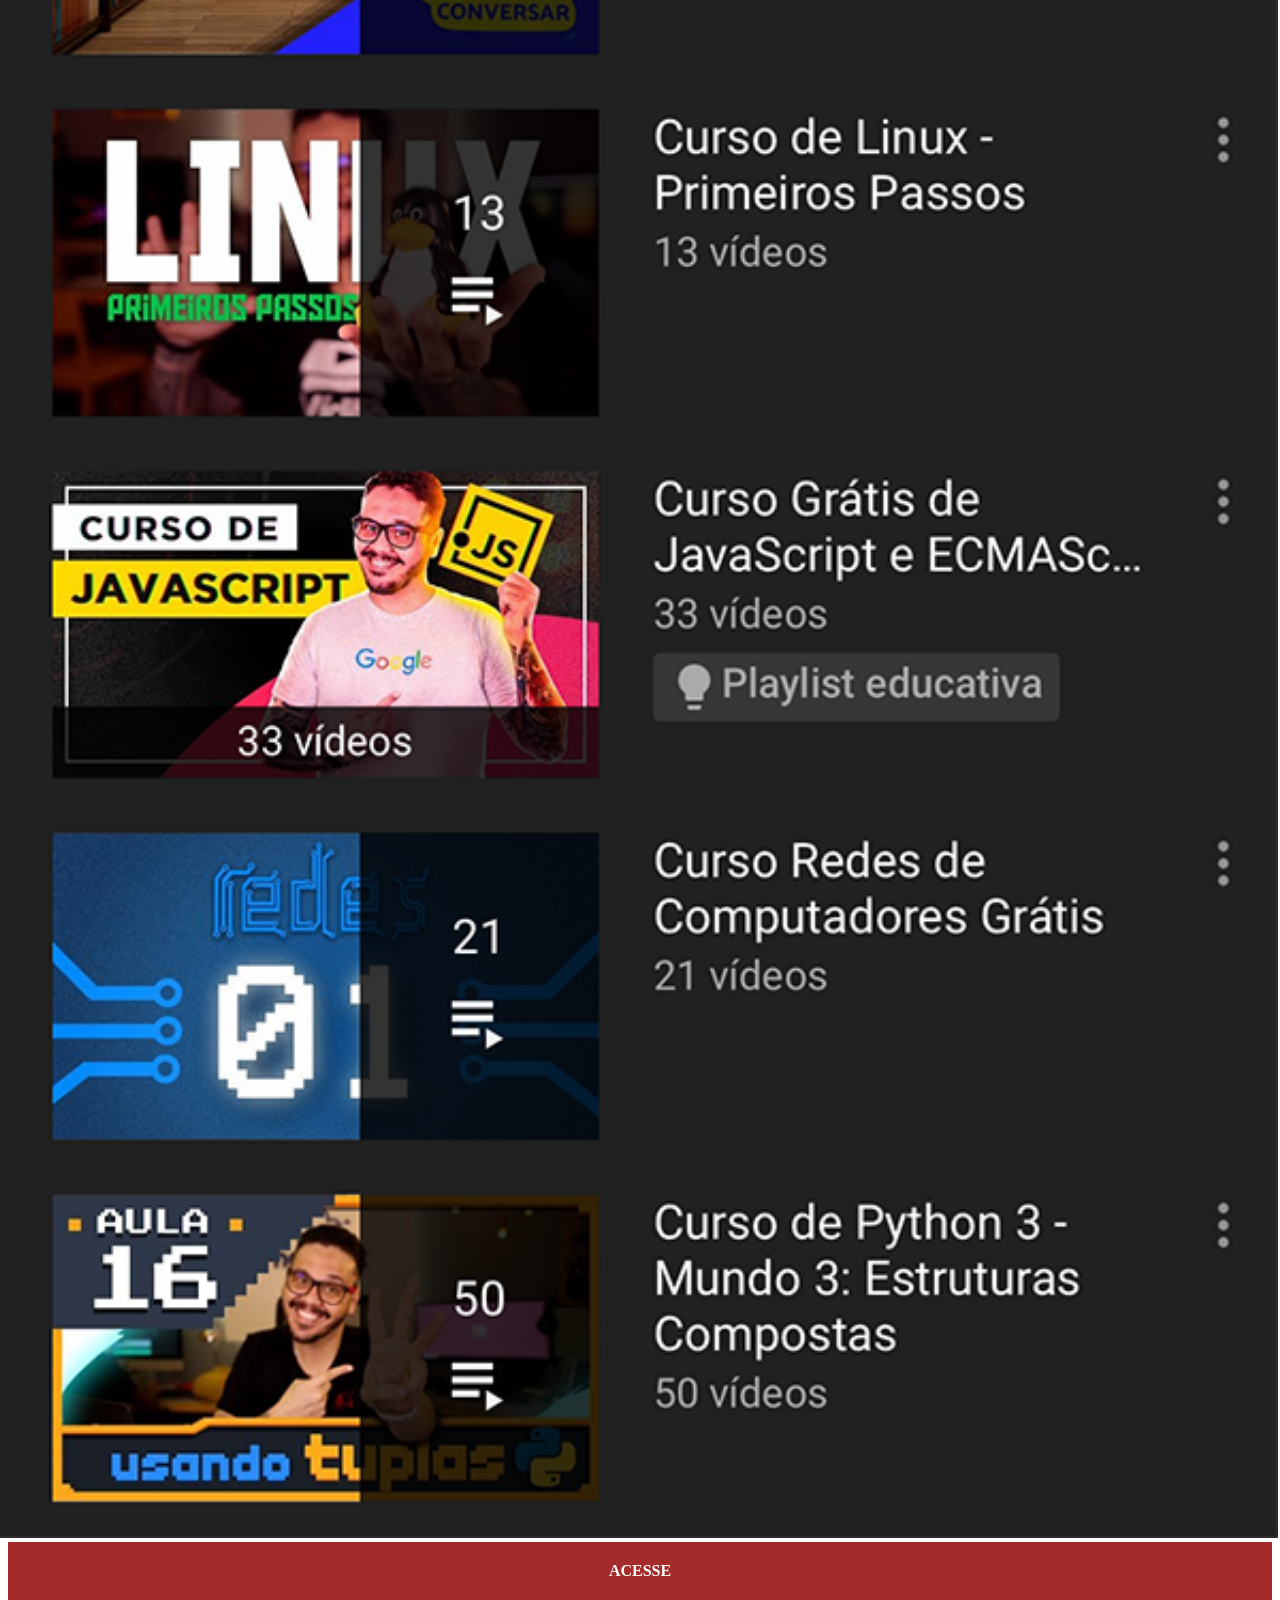
<file: youtube.html>
<!DOCTYPE html>
<html lang="pt-br">
<head>
    <meta charset="UTF-8">
    <meta name="viewport" content="width=device-width, initial-scale=1.0">
    <title>YouTube</title>
    <link rel="stylesheet" href="estilos/social.css">
</head>
<body>
    <img src="imagens/tela-youtube.png" alt="YouTube">
    <a href="https://www.youtube.com/" target="_blank">ACESSE</a>
</body>
</html>
</file>
<file: estilos/style.css>
@charset "UTF-8";

*{
    margin: 0px;
    padding: 0px;
    font-family: Arial, Helvetica, sans-serif;
}

html, body {
    height: 100vh; /*altura total navegador*/
    width: 100vw; /*largura total navegador*/
    background-color: black;
}

body {

    background: url(../imagens/fundo-madeira.jpg) no-repeat top center;
    background-size: cover; /*cobre a tela inteira*/
    background-attachment: fixed; /*para nao ter rolagem*/

}

main {
    position: relative;
    height: 100vh;
}

section#telefone {

    position: absolute;
    top: 50%;
    left: 50%;
    transform: translate(-50%, -50%);

    height: 628px;
    width: 311px;
    
    background: url('../imagens/frame-iphone.png') no-repeat;
}

iframe#tela{
    position: relative;
    top: 80px;
    left: 22px;
    width: 269px;
    height: 471px;
}

section#redes-sociais {
    text-align: right;
}

section#redes-sociais img {
    width: 50px;
    margin: 10px;
    border-radius: 50%;
    box-shadow: 2px 2px 5px rgba(0, 0, 0, 0.404);
    box-sizing: border-box;
}

section#redes-sociais img:hover {
    border: 2px solid rgba(255, 255, 255, 0.014);
    transform: translate(-3px, -3px);
    box-shadow: 5px 5px 10px rgba(0, 0, 0, 0.404);
    transition: transform 0.3s; border 1s;
}
</file>
<file: estilos/social.css>
@charset "UTF-8"

*{
    margin: 0px;
          
    padding: 0px;
          
    font-family: Arial, Helvetica, sans-serif;  
        
}
        
::-webkit-scrollbar {
           
    /*esse comando esconde a barra de rolagem*/
            
    width: 0px;
           
    height: 0px;
        
}
        
img {
           
    width: 100vw; 
    margin-top: -8px;
    margin-left: -10px;       
}
        
a {
            
    display: block;

              
    background-color: brown;
    color: white;
    padding: 20px;
    text-align: center;
    font-weight: bolder;
    text-decoration: none;
}

a:hover {
    background-color: red;
}
</file>
